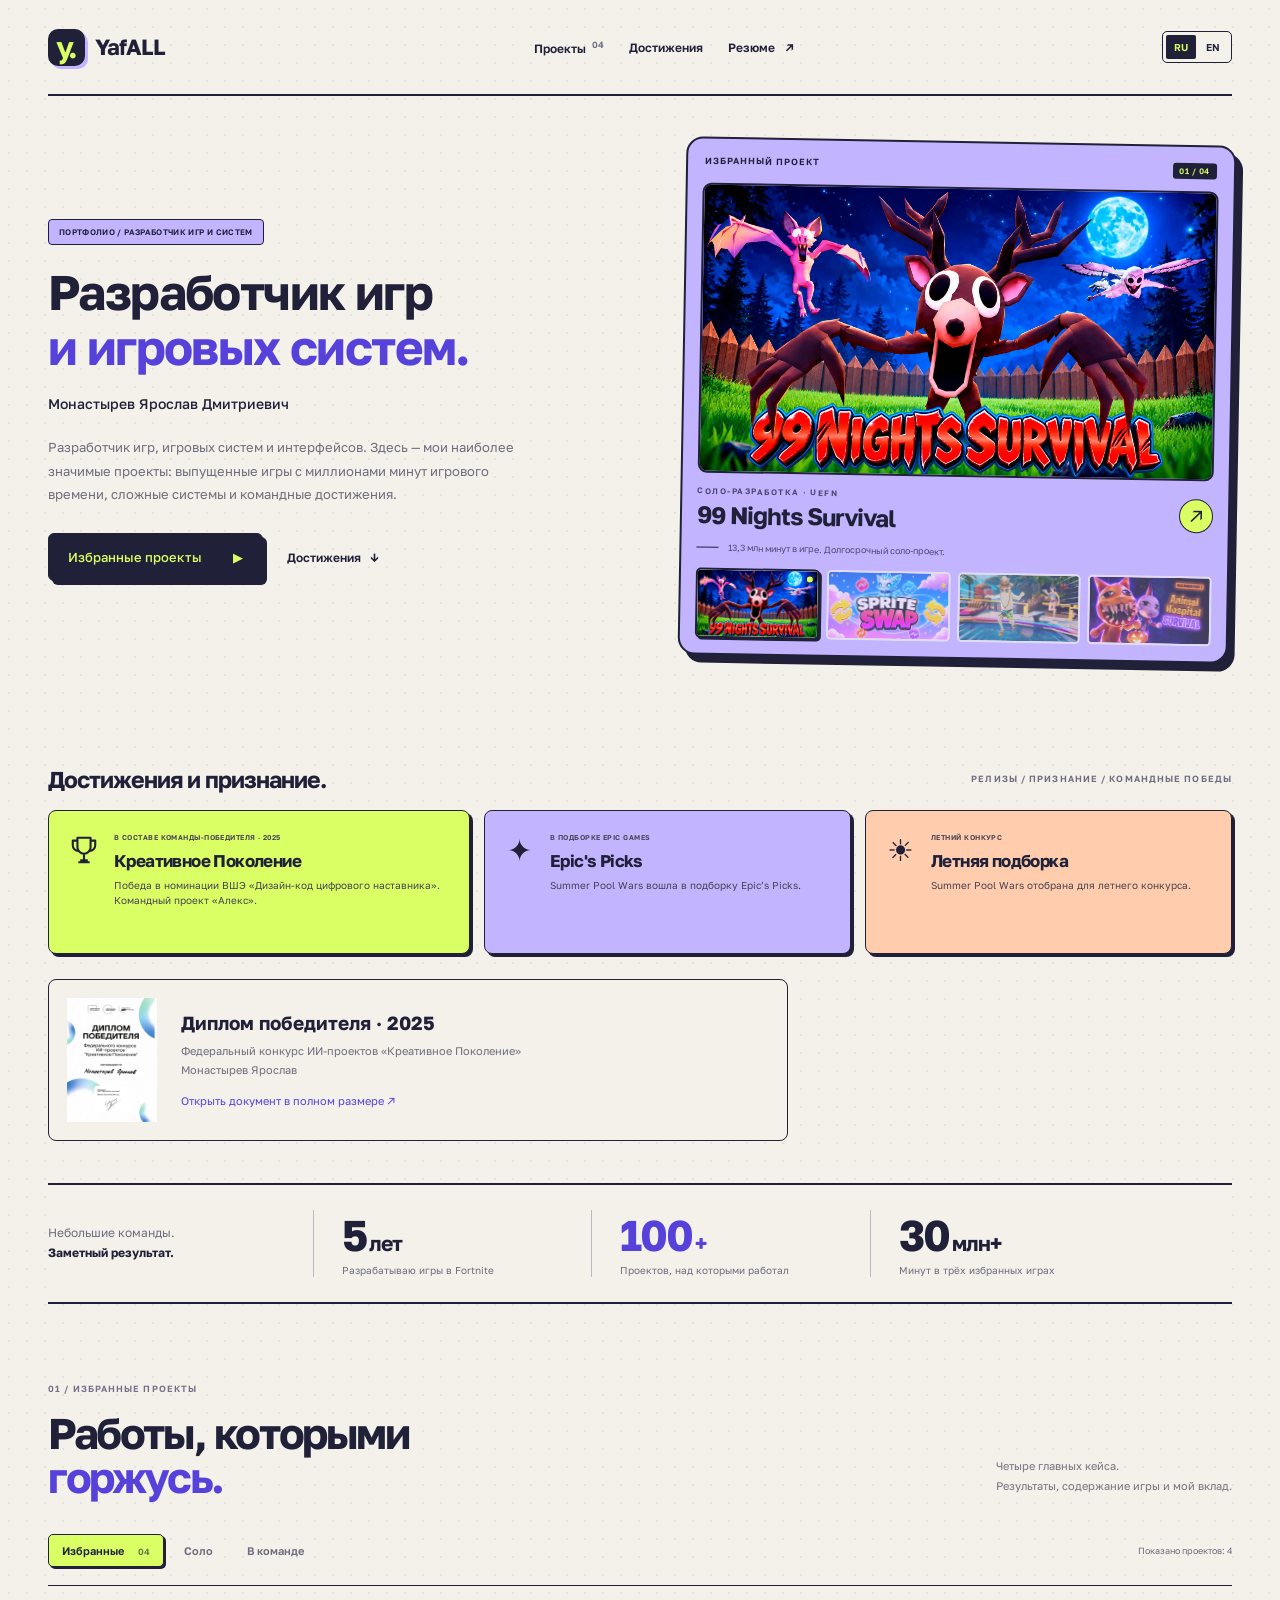
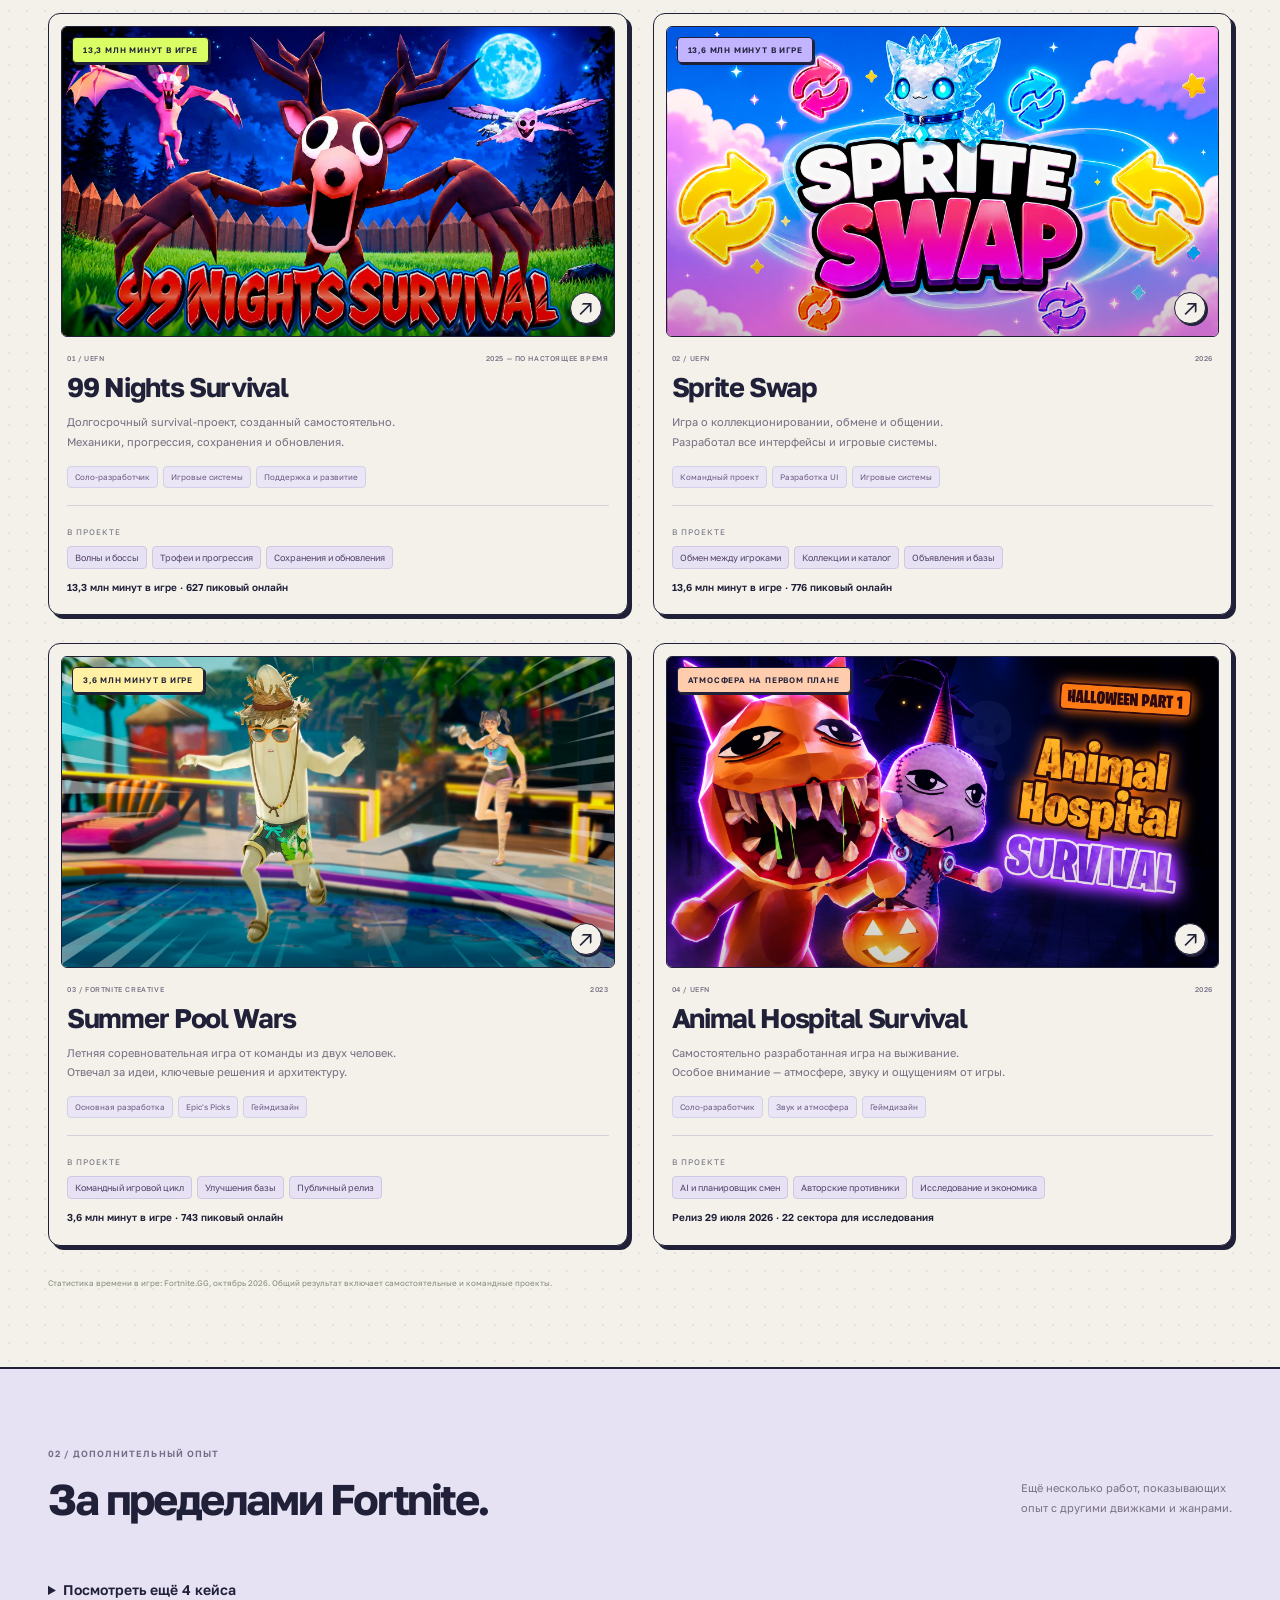
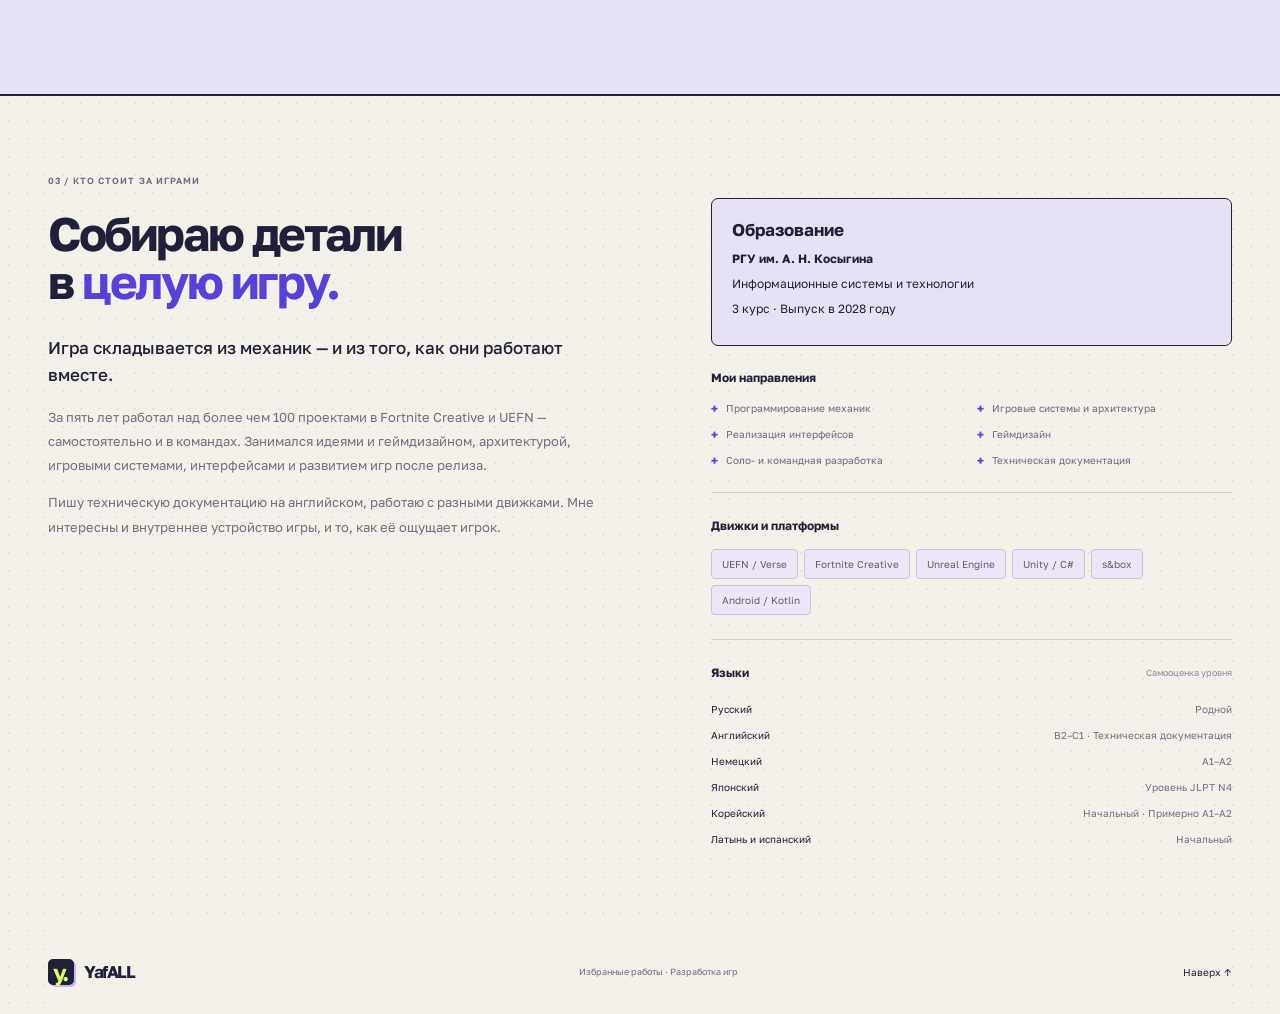
<file: index.html>
<!doctype html>
<html lang="ru">
<head>
  <meta charset="utf-8">
  <meta name="viewport" content="width=device-width, initial-scale=1">
  <meta name="theme-color" content="#f3f1e9">
  <meta name="description" content="YafALL — разработчик игр, игровых систем и интерфейсов. Выпущенные игры в Fortnite и проекты на Unity, Unreal Engine, s&box и Android.">
  <title>Монастырев Ярослав — избранные проекты</title>
  <link rel="icon" href="data:image/svg+xml,%3Csvg xmlns='http://www.w3.org/2000/svg' viewBox='0 0 64 64'%3E%3Crect width='64' height='64' rx='14' fill='%232d4de0'/%3E%3Cpath d='M17 17L32 35L47 17M32 35V49' fill='none' stroke='white' stroke-width='7'/%3E%3C/svg%3E">
  <link rel="preconnect" href="https://fonts.googleapis.com">
  <link rel="preconnect" href="https://fonts.gstatic.com" crossorigin>
  <link href="https://fonts.googleapis.com/css2?family=DM+Sans:wght@400;450;500;550;600;650;700&family=Space+Grotesk:wght@400;500;600;700&family=Golos+Text:wght@400;500;600;700;800&display=swap" rel="stylesheet">
  <link rel="stylesheet" href="styles.css">
  <link rel="stylesheet" href="play.css">
  <link rel="stylesheet" href="locale.css">
  <link rel="stylesheet" href="evidence.css">
  <script src="case-studies.js" defer></script>
  <script src="app.js" defer></script>
  <script src="resume-cases.js" defer></script>
</head>
<body>
  <a class="skip-link" href="#main">Перейти к содержимому</a>
  <header class="site-header wrap">
<a class="wordmark" href="#"><span class="brand-mark" aria-hidden="true">y.</span><span class="brand-name">YafALL</span></a>
    <nav aria-label="Основная навигация"><a href="#work">Проекты <span>04</span></a><a href="#achievements">Достижения</a><button class="nav-resume" id="resume-open">Резюме <span aria-hidden="true">↗</span></button></nav>
    <div class="header-actions"><div class="lang-switch" role="group" aria-label="Язык сайта"><a href="./" data-language-path="./" lang="ru" hreflang="ru" aria-label="Русский" aria-current="page">RU</a><a href="en/" data-language-path="en/" lang="en" hreflang="en" aria-label="English">EN</a></div></div>
  </header>

  <main id="main">
    <section class="hero wrap" aria-labelledby="hero-title">
      <div class="hero-copy">
        <p class="eyebrow">ПОРТФОЛИО / РАЗРАБОТЧИК ИГР И СИСТЕМ</p>
        <h1 id="hero-title">Разработчик игр<br><em>и игровых систем.</em></h1><p class="legal-name">Монастырев Ярослав Дмитриевич</p>
        <p class="hero-intro">Разработчик игр, игровых систем и интерфейсов. Здесь — мои наиболее значимые проекты: выпущенные игры с миллионами минут игрового времени, сложные системы и командные достижения.</p>
        <div class="hero-actions"><a class="button button-blue" href="#work">Избранные проекты <span aria-hidden="true">▶</span></a><a class="text-link" href="#achievements">Достижения <span aria-hidden="true">↓</span></a></div>
        <div class="hero-footnote"><span class="status-dot" aria-hidden="true"></span> Самостоятельно. В команде. До релиза.</div>
      </div>
      <div class="hero-visual" aria-label="Выбор игры из портфолио">
        <div class="visual-topline"><span>ИЗБРАННЫЙ ПРОЕКТ</span><span id="preview-index">01 / 04</span></div>
        <div class="hero-image"><img id="preview-image" src="assets/nights.jpg" alt="Арт игры 99 Nights Survival" fetchpriority="high"></div>
        <button class="hero-image-caption" id="preview-open" data-project="nights" aria-label="Открыть проект 99 Nights Survival"><div><span class="caption-label" id="preview-role">СОЛО-РАЗРАБОТКА · UEFN</span><strong id="preview-title">99 Nights Survival</strong></div><span class="circle-arrow" aria-hidden="true">↗</span></button>
        <div class="visual-note"><span class="note-rule"></span><span id="preview-note" aria-live="polite">13,3 млн минут в игре. Долгосрочный соло-проект.</span></div>
        <div class="preview-selector" role="group" aria-label="Выберите игру">
          <button class="preview-choice active" data-preview="nights" aria-label="Показать 99 Nights Survival" aria-pressed="true"><img src="assets/nights.jpg" alt=""></button>
          <button class="preview-choice" data-preview="sprite" aria-label="Показать Sprite Swap" aria-pressed="false"><img src="assets/sprite.jpg" alt=""></button>
          <button class="preview-choice" data-preview="summer" aria-label="Показать Summer Pool Wars" aria-pressed="false"><img src="assets/summer.jpg" alt=""></button>
          <button class="preview-choice" data-preview="hospital" aria-label="Показать Animal Hospital Survival" aria-pressed="false"><img src="assets/hospital.jpg" alt=""></button>
        </div>
      </div>
    </section>

    <section class="recognition wrap" id="achievements" aria-labelledby="achievements-title">
      <div class="recognition-heading"><h2 id="achievements-title">Достижения и признание.</h2><p class="eyebrow">РЕЛИЗЫ / ПРИЗНАНИЕ / КОМАНДНЫЕ ПОБЕДЫ</p></div>
      <div class="achievement-grid">
        <article class="achievement"><span class="achievement-icon" aria-hidden="true"><svg width="30" height="32" viewBox="0 0 32 34" fill="none" stroke="currentColor" stroke-width="2.2" stroke-linejoin="round"><path d="M9 4h14v10a7 7 0 0 1-14 0zM9 7H4v5a6 6 0 0 0 6 6M23 7h5v5a6 6 0 0 1-6 6M16 21v7M10 30h12M12 28h8"/></svg></span><div><p class="achievement-label">В СОСТАВЕ КОМАНДЫ-ПОБЕДИТЕЛЯ · 2025</p><h3>Креативное Поколение</h3><p>Победа в номинации ВШЭ «Дизайн-код цифрового наставника». Командный проект «Алекс».</p></div></article>
        <article class="achievement"><span class="achievement-icon" aria-hidden="true">✦</span><div><p class="achievement-label">В ПОДБОРКЕ EPIC GAMES</p><h3>Epic's Picks</h3><p>Summer Pool Wars вошла в подборку Epic’s Picks.</p></div></article>
        <article class="achievement"><span class="achievement-icon" aria-hidden="true">☀</span><div><p class="achievement-label">ЛЕТНИЙ КОНКУРС</p><h3>Летняя подборка</h3><p>Summer Pool Wars отобрана для летнего конкурса.</p></div></article>
      </div>
<a class="diploma-preview" href="media/creative-generation-diploma.jpg" target="_blank" rel="noopener"><img src="media/creative-generation-diploma.jpg" alt="Диплом Монастырева Ярослава" loading="lazy"><div><h3>Диплом победителя · 2025</h3><p>Федеральный конкурс ИИ-проектов «Креативное Поколение»<br>Монастырев Ярослав</p><span>Открыть документ в полном размере ↗</span></div></a>
    </section>

    <section class="stats wrap" aria-label="Опыт и охват проектов">
      <div class="stats-intro">Небольшие команды.<br><strong>Заметный результат.</strong></div>
      <div class="stat"><strong>5<span>лет</span></strong><span>Разрабатываю игры в Fortnite</span></div>
      <div class="stat"><strong>100<span>+</span></strong><span>Проектов, над которыми работал</span></div>
      <div class="stat"><strong>30<span>млн+</span></strong><span>Минут в трёх избранных играх</span></div>
    </section>

    <section class="work-section wrap section-space" id="work" aria-labelledby="work-title"><div class="section-heading"><div><p class="eyebrow">01 / ИЗБРАННЫЕ ПРОЕКТЫ</p><h2 id="work-title">Работы, которыми<br><em>горжусь.</em></h2></div><p class="section-description">Четыре главных кейса.<br>Результаты, содержание игры и мой вклад.</p></div>
      <div class="work-toolbar"><div class="filters" role="group" aria-label="Фильтр проектов"><button class="filter active" data-filter="all" aria-pressed="true">Избранные <span>04</span></button><button class="filter" data-filter="solo" aria-pressed="false">Соло</button><button class="filter" data-filter="team" aria-pressed="false">В команде</button></div><span class="work-count" aria-live="polite">Показано проектов: 4</span></div>
      <div class="project-grid">
        <article class="project" data-kind="solo"><button class="project-open" data-project="nights" aria-label="Открыть проект 99 Nights Survival"><div class="project-image"><img src="assets/nights.jpg" alt="Арт игры 99 Nights Survival" loading="lazy"><span class="image-pill">13,3 МЛН МИНУТ В ИГРЕ</span><span class="project-arrow" aria-hidden="true">↗</span></div><div class="project-top"><span>01 / UEFN</span><span>2025 — ПО НАСТОЯЩЕЕ ВРЕМЯ</span></div><h3>99 Nights Survival</h3><p>Долгосрочный survival-проект, созданный самостоятельно.<br>Механики, прогрессия, сохранения и обновления.</p><div class="project-tags"><span>Соло-разработчик</span><span>Игровые системы</span><span>Поддержка и развитие</span></div></button></article>
        <article class="project" data-kind="team"><button class="project-open" data-project="sprite" aria-label="Открыть проект Sprite Swap"><div class="project-image"><img src="assets/sprite.jpg" alt="Арт Sprite Swap с коллекционными спрайтами Fortnite" loading="lazy"><span class="image-pill">13,6 МЛН МИНУТ В ИГРЕ</span><span class="project-arrow" aria-hidden="true">↗</span></div><div class="project-top"><span>02 / UEFN</span><span>2026</span></div><h3>Sprite Swap</h3><p>Игра о коллекционировании, обмене и общении.<br>Разработал все интерфейсы и игровые системы.</p><div class="project-tags"><span>Командный проект</span><span>Разработка UI</span><span>Игровые системы</span></div></button></article>
        <article class="project" data-kind="team"><button class="project-open" data-project="summer" aria-label="Открыть проект Summer Pool Wars"><div class="project-image"><img src="assets/summer.jpg" alt="Summer Pool Wars: бассейны и водная горка" loading="lazy"><span class="image-pill">3,6 МЛН МИНУТ В ИГРЕ</span><span class="project-arrow" aria-hidden="true">↗</span></div><div class="project-top"><span>03 / FORTNITE CREATIVE</span><span>2023</span></div><h3>Summer Pool Wars</h3><p>Летняя соревновательная игра от команды из двух человек.<br>Отвечал за идеи, ключевые решения и архитектуру.</p><div class="project-tags"><span>Основная разработка</span><span>Epic's Picks</span><span>Геймдизайн</span></div></button></article>
        <article class="project" data-kind="solo"><button class="project-open" data-project="hospital" aria-label="Открыть проект Animal Hospital Survival"><div class="project-image"><img src="assets/hospital.jpg" alt="Арт игры Animal Hospital Survival" loading="lazy"><span class="image-pill light-pill">АТМОСФЕРА НА ПЕРВОМ ПЛАНЕ</span><span class="project-arrow" aria-hidden="true">↗</span></div><div class="project-top"><span>04 / UEFN</span><span>2026</span></div><h3>Animal Hospital Survival</h3><p>Самостоятельно разработанная игра на выживание.<br>Особое внимание — атмосфере, звуку и ощущениям от игры.</p><div class="project-tags"><span>Соло-разработчик</span><span>Звук и атмосфера</span><span>Геймдизайн</span></div></button></article>
      </div>
      <p class="source-note">Статистика времени в игре: Fortnite.GG, октябрь 2026. Общий результат включает самостоятельные и командные проекты.</p>
    </section>

    <section class="more-work section-space" id="other-work" aria-labelledby="other-title"><div class="wrap"><div class="section-heading"><div><p class="eyebrow">02 / ДОПОЛНИТЕЛЬНЫЙ ОПЫТ</p><h2 id="other-title">За пределами Fortnite.</h2></div><p class="section-description">Ещё несколько работ, показывающих<br>опыт с другими движками и жанрами.</p></div><details class="more-cases"><summary>Посмотреть ещё 4 кейса</summary><div class="other-projects">
        <details class="other-project"><summary><span class="other-index">01</span><div><h3>Copycats</h3><p>s&box · Геймджем · Две недели</p></div><span class="other-role">Разработчик PvP-систем</span><span class="expand-icon" aria-hidden="true">+</span></summary><div class="other-body"><p>Разрабатывал PvP-системы в команде на двухнедельном геймджеме s&box. Задача — реализовать многопользовательские механики в сжатые сроки.</p><a class="text-link" href="https://x.com/AxonGameStudio/status/1940529476745810045" target="_blank" rel="noopener noreferrer">Дневник разработки ↗</a></div></details>
        <details class="other-project"><summary><span class="other-index">02</span><div><h3>Finny</h3><p>Android · Kotlin · Jetpack Compose</p></div><span class="other-role">Фронтенд-разработчик и геймдизайнер</span><span class="expand-icon" aria-hidden="true">+</span></summary><div class="other-body"><p>Приложение для финансовой грамотности: дети учатся планировать бюджет и копить, заботясь о виртуальном питомце. Мой вклад — фронтенд и геймдизайн, экраны, интерфейсы мини-игр, звук и обратная связь интерфейса.</p></div></details>
        <details class="other-project"><summary><span class="other-index">03</span><div><h3>Euklida</h3><p>Unity · C# · FMOD</p></div><span class="other-role">Разработчик</span><span class="expand-icon" aria-hidden="true">+</span></summary><div class="other-body"><p>Трёхмерная музыкальная песочница: звуковые блоки, соединения с эффектами и эксперименты с евклидовыми ритмами. Совместный университетский проект.</p></div></details>
        <details class="other-project"><summary><span class="other-index">04</span><div><h3>Nightmare Pickup Point</h3><p>Unreal Engine</p></div><span class="other-role">Разработка игры</span><span class="expand-icon" aria-hidden="true">+</span></summary><div class="other-body"><p>Ещё один проект на Unreal Engine в моём портфолио. Подробнее — по запросу.</p></div></details>
      </div>
    </details></div></section>

    <section class="about wrap section-space" id="about" aria-labelledby="about-title">
      <div class="about-story"><p class="eyebrow">03 / КТО СТОИТ ЗА ИГРАМИ</p><h2 id="about-title">Собираю детали<br>в <em>целую игру.</em></h2><p class="about-lead">Игра складывается из механик — и из того, как они работают вместе.</p><p>За пять лет работал над более чем 100 проектами в Fortnite Creative и UEFN — самостоятельно и в командах. Занимался идеями и геймдизайном, архитектурой, игровыми системами, интерфейсами и развитием игр после релиза.</p><p>Пишу техническую документацию на английском, работаю с разными движками. Мне интересны и внутреннее устройство игры, и то, как её ощущает игрок.</p></div>
      <div class="about-details"><div class="education"><h3>Образование</h3><p><strong>РГУ им. А. Н. Косыгина</strong></p><p>Информационные системы и технологии</p><p>3 курс · Выпуск в 2028 году</p></div><div class="detail-block"><h3>Мои направления</h3><div class="skill-list"><span>Программирование механик</span><span>Игровые системы и архитектура</span><span>Реализация интерфейсов</span><span>Геймдизайн</span><span>Соло- и командная разработка</span><span>Техническая документация</span></div></div><div class="detail-block"><h3>Движки и платформы</h3><div class="tool-list"><span>UEFN / Verse</span><span>Fortnite Creative</span><span>Unreal Engine</span><span>Unity / C#</span><span>s&box</span><span>Android / Kotlin</span></div></div><div class="detail-block"><h3>Языки <span class="detail-note">Самооценка уровня</span></h3><dl class="languages"><div><dt>Русский</dt><dd>Родной</dd></div><div><dt>Английский</dt><dd>B2–C1 · Техническая документация</dd></div><div><dt>Немецкий</dt><dd>A1–A2</dd></div><div><dt>Японский</dt><dd>Уровень JLPT N4</dd></div><div><dt>Корейский</dt><dd>Начальный · Примерно A1–A2</dd></div><div><dt>Латынь и испанский</dt><dd>Начальный</dd></div></dl></div></div>
    </section>

    
  </main>

  <footer class="wrap site-footer"><a class="wordmark" href="#"><span class="brand-mark" aria-hidden="true">y.</span>YafALL</a><span>Избранные работы · Разработка игр</span><a class="text-link" href="#">Наверх ↑</a></footer>

  <dialog id="project-dialog" aria-labelledby="dialog-title"><button class="dialog-close" aria-label="Закрыть проект">×</button><div id="dialog-content"></div></dialog>
  <dialog id="resume-dialog" aria-labelledby="resume-title"><button class="dialog-close" aria-label="Закрыть резюме">×</button><div class="resume-content"><p class="eyebrow">КОРОТКО ОБО МНЕ</p><h2 id="resume-title">Монастырев Ярослав Дмитриевич</h2><p class="resume-role">Разработчик игр и игровых систем</p><p>Пять лет опыта в Fortnite Creative и UEFN. Работал над 100+ проектами. Избранные самостоятельные и командные релизы набрали более 30 млн минут игрового времени.</p><h3>Избранные проекты</h3><ul><li><strong>99 Nights Survival</strong> — соло-разработка, игровые механики, прогрессия, сохранения и обновления.</li><li><strong>Sprite Swap</strong> — все интерфейсы и игровые системы в составе команды.</li><li><strong>Summer Pool Wars</strong> — идеи, ключевые решения, архитектура и основная разработка в команде из двух человек.</li><li><strong>Animal Hospital Survival</strong> — соло-разработка, атмосфера, звук и игровые механики.</li><li><strong>RepliCats</strong> — разработка PvP-систем на двухнедельном геймджеме s&box.</li><li><strong>Finny</strong> — фронтенд Android-приложения и геймдизайн.</li><li><strong>Euklida</strong> — разработка музыкальной песочницы на Unity.</li><li><strong>Пункт выдачи кошмаров</strong> — все игровые механики и часть визуальной работы.</li></ul><h3>Достижения</h3><p>В составе команды-победителя «Креативного Поколения» 2025 — номинация ВШЭ «Дизайн-код цифрового наставника», проект «Алекс». Summer Pool Wars: подборка Epic’s Picks и отбор на летний конкурс.</p><div class="education"><h3>Образование</h3><p><strong>РГУ им. А. Н. Косыгина</strong></p><p>Информационные системы и технологии</p><p>3 курс · Выпуск в 2028 году</p></div><h3>Языки</h3><p>Русский — родной. Английский — B2–C1, в том числе техническая документация. Немецкий — A1–A2. Японский — уровень JLPT N4. Корейский — начальный, примерно A1–A2. Латынь и испанский — начальный уровень.</p></div></dialog>
</body>
</html>
</file>
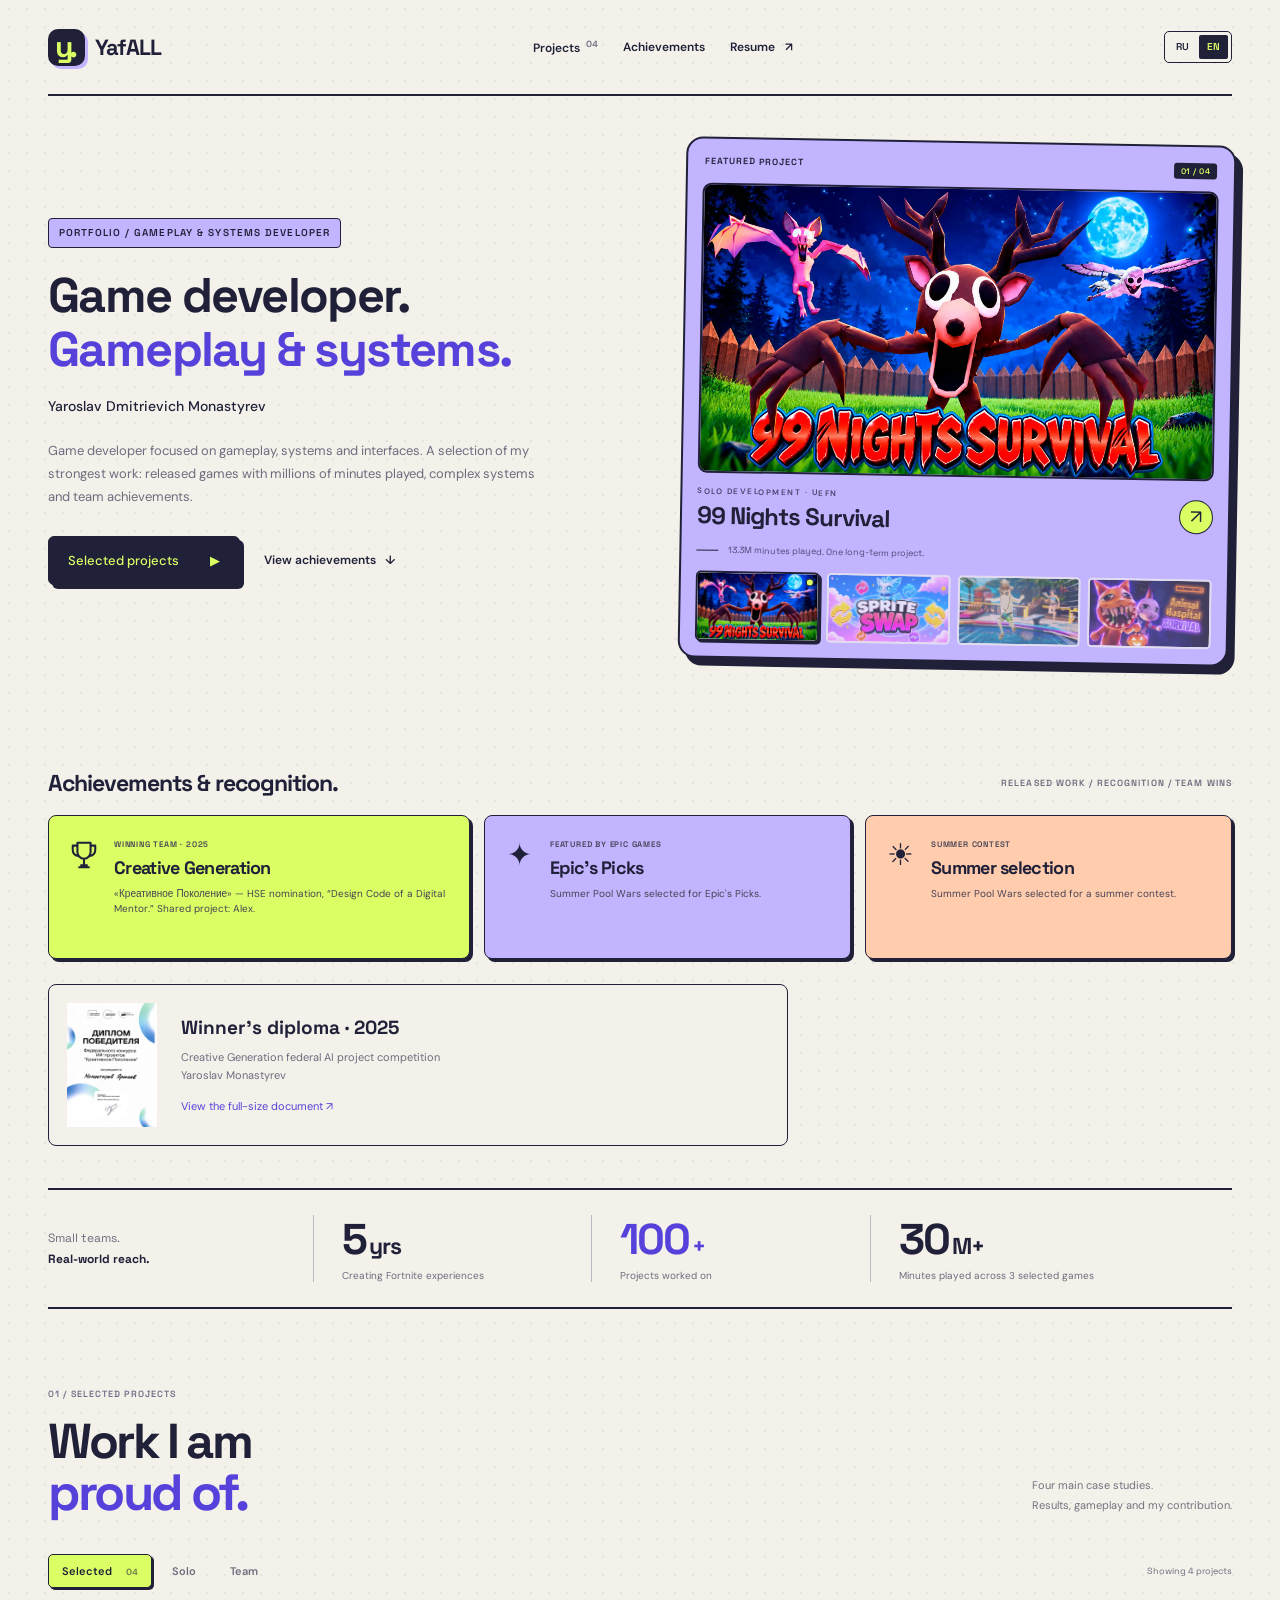
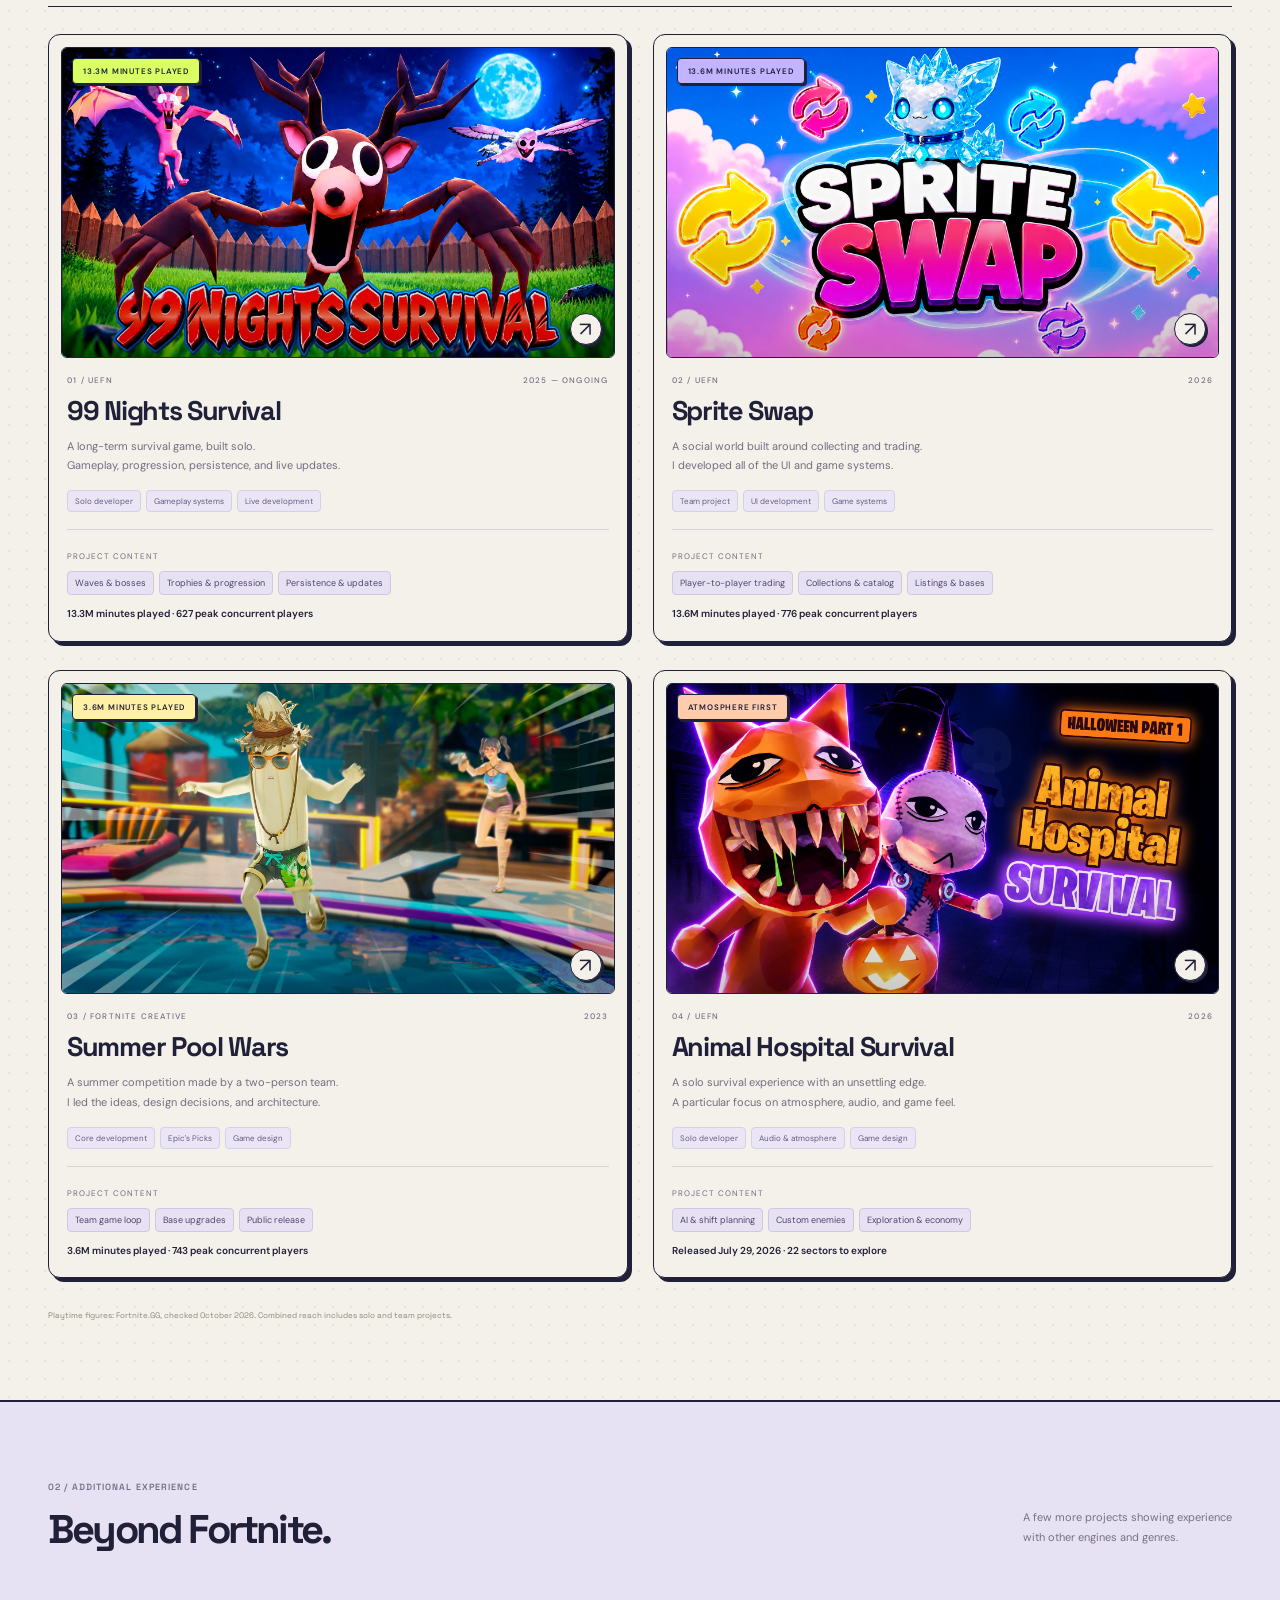
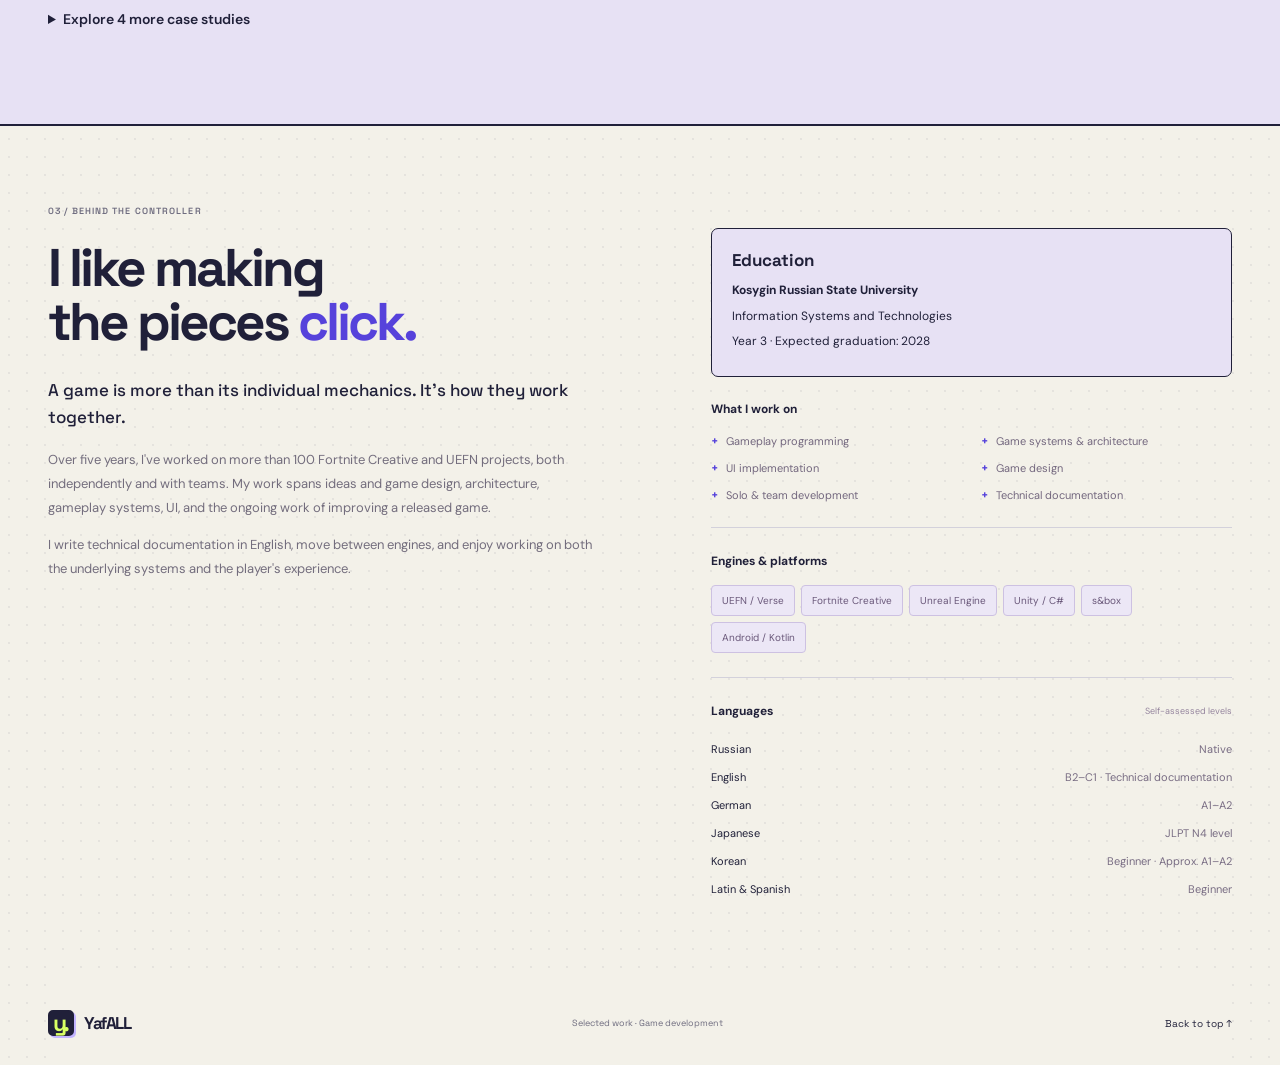
<file: en/index.html>
<!doctype html>
<html lang="en">
<head>
  <meta charset="utf-8">
  <meta name="viewport" content="width=device-width, initial-scale=1">
  <meta name="theme-color" content="#f3f1e9">
  <meta name="description" content="YafALL — game developer focused on gameplay, UI, and systems. Explore released Fortnite games and projects in Unity, Unreal Engine, s&box, and Android.">
  <title>Yaroslav Monastyrev — Selected work</title>
  <link rel="icon" href="data:image/svg+xml,%3Csvg xmlns='http://www.w3.org/2000/svg' viewBox='0 0 64 64'%3E%3Crect width='64' height='64' rx='14' fill='%232d4de0'/%3E%3Cpath d='M17 17L32 35L47 17M32 35V49' fill='none' stroke='white' stroke-width='7'/%3E%3C/svg%3E">
  <link rel="preconnect" href="https://fonts.googleapis.com">
  <link rel="preconnect" href="https://fonts.gstatic.com" crossorigin>
  <link href="https://fonts.googleapis.com/css2?family=DM+Sans:wght@400;450;500;550;600;650;700&family=Space+Grotesk:wght@400;500;600;700&family=Golos+Text:wght@400;500;600;700;800&display=swap" rel="stylesheet">
  <link rel="stylesheet" href="../styles.css">
  <link rel="stylesheet" href="../play.css">
  <link rel="stylesheet" href="../locale.css">
  <link rel="stylesheet" href="../evidence.css">
  <script src="../case-studies.js" defer></script>
  <script src="../app.js" defer></script>
  <script src="../resume-cases.js" defer></script>
</head>
<body>
  <a class="skip-link" href="#main">Skip to content</a>
  <header class="site-header wrap">
<a class="wordmark" href="#"><span class="brand-mark" aria-hidden="true">y.</span><span class="brand-name">YafALL</span></a>
    <nav aria-label="Main navigation"><a href="#work">Projects <span>04</span></a><a href="#achievements">Achievements</a><button class="nav-resume" id="resume-open">Resume <span aria-hidden="true">↗</span></button></nav>
    <div class="header-actions"><div class="lang-switch" role="group" aria-label="Website language"><a href="../" data-language-path="../" lang="ru" hreflang="ru" aria-label="Русский">RU</a><a href="./" data-language-path="./" lang="en" hreflang="en" aria-label="English" aria-current="page">EN</a></div></div>
  </header>

  <main id="main">
    <section class="hero wrap" aria-labelledby="hero-title">
      <div class="hero-copy">
        <p class="eyebrow">PORTFOLIO / GAMEPLAY & SYSTEMS DEVELOPER</p>
        <h1 id="hero-title">Game developer.<br><em>Gameplay & systems.</em></h1><p class="legal-name">Yaroslav Dmitrievich Monastyrev</p>
        <p class="hero-intro">Game developer focused on gameplay, systems and interfaces. A selection of my strongest work: released games with millions of minutes played, complex systems and team achievements.</p>
        <div class="hero-actions"><a class="button button-blue" href="#work">Selected projects <span aria-hidden="true">▶</span></a><a class="text-link" href="#achievements">View achievements <span aria-hidden="true">↓</span></a></div>
        <div class="hero-footnote"><span class="status-dot" aria-hidden="true"></span> Solo builds. Team projects. Released games.</div>
      </div>
      <div class="hero-visual" aria-label="Featured game selector">
        <div class="visual-topline"><span>FEATURED PROJECT</span><span id="preview-index">01 / 04</span></div>
        <div class="hero-image"><img id="preview-image" src="../assets/nights.jpg" alt="99 Nights Survival game artwork" fetchpriority="high"></div>
        <button class="hero-image-caption" id="preview-open" data-project="nights" aria-label="Open featured 99 Nights Survival case study"><div><span class="caption-label" id="preview-role">SOLO DEVELOPMENT · UEFN</span><strong id="preview-title">99 Nights Survival</strong></div><span class="circle-arrow" aria-hidden="true">↗</span></button>
        <div class="visual-note"><span class="note-rule"></span><span id="preview-note" aria-live="polite">13.3M minutes played. One long-term project.</span></div>
        <div class="preview-selector" role="group" aria-label="Choose a featured game">
          <button class="preview-choice active" data-preview="nights" aria-label="Preview 99 Nights Survival" aria-pressed="true"><img src="../assets/nights.jpg" alt=""></button>
          <button class="preview-choice" data-preview="sprite" aria-label="Preview Sprite Swap" aria-pressed="false"><img src="../assets/sprite.jpg" alt=""></button>
          <button class="preview-choice" data-preview="summer" aria-label="Preview Summer Pool Wars" aria-pressed="false"><img src="../assets/summer.jpg" alt=""></button>
          <button class="preview-choice" data-preview="hospital" aria-label="Preview Animal Hospital Survival" aria-pressed="false"><img src="../assets/hospital.jpg" alt=""></button>
        </div>
      </div>
    </section>

    <section class="recognition wrap" id="achievements" aria-labelledby="achievements-title">
      <div class="recognition-heading"><h2 id="achievements-title">Achievements & recognition.</h2><p class="eyebrow">RELEASED WORK / RECOGNITION / TEAM WINS</p></div>
      <div class="achievement-grid">
        <article class="achievement"><span class="achievement-icon" aria-hidden="true"><svg width="30" height="32" viewBox="0 0 32 34" fill="none" stroke="currentColor" stroke-width="2.2" stroke-linejoin="round"><path d="M9 4h14v10a7 7 0 0 1-14 0zM9 7H4v5a6 6 0 0 0 6 6M23 7h5v5a6 6 0 0 1-6 6M16 21v7M10 30h12M12 28h8"/></svg></span><div><p class="achievement-label">WINNING TEAM · 2025</p><h3>Creative Generation</h3><p>«Креативное Поколение» — HSE nomination, “Design Code of a Digital Mentor.” Shared project: Alex.</p></div></article>
        <article class="achievement"><span class="achievement-icon" aria-hidden="true">✦</span><div><p class="achievement-label">FEATURED BY EPIC GAMES</p><h3>Epic's Picks</h3><p>Summer Pool Wars selected for Epic's Picks.</p></div></article>
        <article class="achievement"><span class="achievement-icon" aria-hidden="true">☀</span><div><p class="achievement-label">SUMMER CONTEST</p><h3>Summer selection</h3><p>Summer Pool Wars selected for a summer contest.</p></div></article>
      </div>
<a class="diploma-preview" href="../media/creative-generation-diploma.jpg" target="_blank" rel="noopener"><img src="../media/creative-generation-diploma.jpg" alt="Yaroslav Monastyrev’s diploma" loading="lazy"><div><h3>Winner’s diploma · 2025</h3><p>Creative Generation federal AI project competition<br>Yaroslav Monastyrev</p><span>View the full-size document ↗</span></div></a>
    </section>

    <section class="stats wrap" aria-label="Experience and project reach">
      <div class="stats-intro">Small teams.<br><strong>Real-world reach.</strong></div>
      <div class="stat"><strong>5<span>yrs</span></strong><span>Creating Fortnite experiences</span></div>
      <div class="stat"><strong>100<span>+</span></strong><span>Projects worked on</span></div>
      <div class="stat"><strong>30<span>M+</span></strong><span>Minutes played across 3 selected games</span></div>
    </section>

    <section class="work-section wrap section-space" id="work" aria-labelledby="work-title"><div class="section-heading"><div><p class="eyebrow">01 / SELECTED PROJECTS</p><h2 id="work-title">Work I am<br><em>proud of.</em></h2></div><p class="section-description">Four main case studies.<br>Results, gameplay and my contribution.</p></div>
      <div class="work-toolbar"><div class="filters" role="group" aria-label="Filter projects"><button class="filter active" data-filter="all" aria-pressed="true">Selected <span>04</span></button><button class="filter" data-filter="solo" aria-pressed="false">Solo</button><button class="filter" data-filter="team" aria-pressed="false">Team</button></div><span class="work-count" aria-live="polite">Showing 4 projects</span></div>
      <div class="project-grid">
        <article class="project" data-kind="solo"><button class="project-open" data-project="nights" aria-label="View 99 Nights Survival case study"><div class="project-image"><img src="../assets/nights.jpg" alt="99 Nights Survival game artwork" loading="lazy"><span class="image-pill">13.3M MINUTES PLAYED</span><span class="project-arrow" aria-hidden="true">↗</span></div><div class="project-top"><span>01 / UEFN</span><span>2025 — ONGOING</span></div><h3>99 Nights Survival</h3><p>A long-term survival game, built solo.<br>Gameplay, progression, persistence, and live updates.</p><div class="project-tags"><span>Solo developer</span><span>Gameplay systems</span><span>Live development</span></div></button></article>
        <article class="project" data-kind="team"><button class="project-open" data-project="sprite" aria-label="View Sprite Swap case study"><div class="project-image"><img src="../assets/sprite.jpg" alt="Sprite Swap game artwork with collectible Fortnite sprites" loading="lazy"><span class="image-pill">13.6M MINUTES PLAYED</span><span class="project-arrow" aria-hidden="true">↗</span></div><div class="project-top"><span>02 / UEFN</span><span>2026</span></div><h3>Sprite Swap</h3><p>A social world built around collecting and trading.<br>I developed all of the UI and game systems.</p><div class="project-tags"><span>Team project</span><span>UI development</span><span>Game systems</span></div></button></article>
        <article class="project" data-kind="team"><button class="project-open" data-project="summer" aria-label="View Summer Pool Wars case study"><div class="project-image"><img src="../assets/summer.jpg" alt="Summer Pool Wars: colorful swimming pools and a waterslide" loading="lazy"><span class="image-pill">3.6M MINUTES PLAYED</span><span class="project-arrow" aria-hidden="true">↗</span></div><div class="project-top"><span>03 / FORTNITE CREATIVE</span><span>2023</span></div><h3>Summer Pool Wars</h3><p>A summer competition made by a two-person team.<br>I led the ideas, design decisions, and architecture.</p><div class="project-tags"><span>Core development</span><span>Epic's Picks</span><span>Game design</span></div></button></article>
        <article class="project" data-kind="solo"><button class="project-open" data-project="hospital" aria-label="View Animal Hospital Survival case study"><div class="project-image"><img src="../assets/hospital.jpg" alt="Animal Hospital Survival game artwork" loading="lazy"><span class="image-pill light-pill">ATMOSPHERE FIRST</span><span class="project-arrow" aria-hidden="true">↗</span></div><div class="project-top"><span>04 / UEFN</span><span>2026</span></div><h3>Animal Hospital Survival</h3><p>A solo survival experience with an unsettling edge.<br>A particular focus on atmosphere, audio, and game feel.</p><div class="project-tags"><span>Solo developer</span><span>Audio & atmosphere</span><span>Game design</span></div></button></article>
      </div>
      <p class="source-note">Playtime figures: Fortnite.GG, checked October 2026. Combined reach includes solo and team projects.</p>
    </section>

    <section class="more-work section-space" id="other-work" aria-labelledby="other-title"><div class="wrap"><div class="section-heading"><div><p class="eyebrow">02 / ADDITIONAL EXPERIENCE</p><h2 id="other-title">Beyond Fortnite.</h2></div><p class="section-description">A few more projects showing experience<br>with other engines and genres.</p></div><details class="more-cases"><summary>Explore 4 more case studies</summary><div class="other-projects">
        <details class="other-project"><summary><span class="other-index">01</span><div><h3>Copycats</h3><p>s&box · Game jam · Two weeks</p></div><span class="other-role">PvP systems developer</span><span class="expand-icon" aria-hidden="true">+</span></summary><div class="other-body"><p>Developed PvP systems as part of a team during a two-week s&box game jam. A focused project in building multiplayer gameplay within a short production window.</p><a class="text-link" href="https://x.com/AxonGameStudio/status/1940529476745810045" target="_blank" rel="noopener noreferrer">Read the development thread ↗</a></div></details>
        <details class="other-project"><summary><span class="other-index">02</span><div><h3>Finny</h3><p>Android · Kotlin · Jetpack Compose</p></div><span class="other-role">Frontend developer & game designer</span><span class="expand-icon" aria-hidden="true">+</span></summary><div class="other-body"><p>A financial education app where children learn budgeting and saving by caring for a virtual pet. My work covered frontend development and game design, including screens, minigame interfaces, sound, and interface feedback.</p></div></details>
        <details class="other-project"><summary><span class="other-index">03</span><div><h3>Euklida</h3><p>Unity · C# · FMOD</p></div><span class="other-role">Developer</span><span class="expand-icon" aria-hidden="true">+</span></summary><div class="other-body"><p>A 3D music sandbox for arranging sound blocks, connecting effects, and experimenting with Euclidean rhythms. Developed as a shared university project.</p></div></details>
        <details class="other-project"><summary><span class="other-index">04</span><div><h3>Nightmare Pickup Point</h3><p>Unreal Engine</p></div><span class="other-role">Game development</span><span class="expand-icon" aria-hidden="true">+</span></summary><div class="other-body"><p>An additional Unreal Engine project in my development portfolio. More details available on request.</p></div></details>
      </div>
    </details></div></section>

    <section class="about wrap section-space" id="about" aria-labelledby="about-title">
      <div class="about-story"><p class="eyebrow">03 / BEHIND THE CONTROLLER</p><h2 id="about-title">I like making<br>the pieces <em>click.</em></h2><p class="about-lead">A game is more than its individual mechanics. It's how they work together.</p><p>Over five years, I've worked on more than 100 Fortnite Creative and UEFN projects, both independently and with teams. My work spans ideas and game design, architecture, gameplay systems, UI, and the ongoing work of improving a released game.</p><p>I write technical documentation in English, move between engines, and enjoy working on both the underlying systems and the player's experience.</p></div>
      <div class="about-details"><div class="education"><h3>Education</h3><p><strong>Kosygin Russian State University</strong></p><p>Information Systems and Technologies</p><p>Year 3 · Expected graduation: 2028</p></div><div class="detail-block"><h3>What I work on</h3><div class="skill-list"><span>Gameplay programming</span><span>Game systems & architecture</span><span>UI implementation</span><span>Game design</span><span>Solo & team development</span><span>Technical documentation</span></div></div><div class="detail-block"><h3>Engines & platforms</h3><div class="tool-list"><span>UEFN / Verse</span><span>Fortnite Creative</span><span>Unreal Engine</span><span>Unity / C#</span><span>s&box</span><span>Android / Kotlin</span></div></div><div class="detail-block"><h3>Languages <span class="detail-note">Self-assessed levels</span></h3><dl class="languages"><div><dt>Russian</dt><dd>Native</dd></div><div><dt>English</dt><dd>B2–C1 · Technical documentation</dd></div><div><dt>German</dt><dd>A1–A2</dd></div><div><dt>Japanese</dt><dd>JLPT N4 level</dd></div><div><dt>Korean</dt><dd>Beginner · Approx. A1–A2</dd></div><div><dt>Latin & Spanish</dt><dd>Beginner</dd></div></dl></div></div>
    </section>

    
  </main>

  <footer class="wrap site-footer"><a class="wordmark" href="#"><span class="brand-mark" aria-hidden="true">y.</span>YafALL</a><span>Selected work · Game development</span><a class="text-link" href="#">Back to top ↑</a></footer>

  <dialog id="project-dialog" aria-labelledby="dialog-title"><button class="dialog-close" aria-label="Close project">×</button><div id="dialog-content"></div></dialog>
  <dialog id="resume-dialog" aria-labelledby="resume-title"><button class="dialog-close" aria-label="Close resume">×</button><div class="resume-content"><p class="eyebrow">THE SHORT VERSION</p><h2 id="resume-title">Yaroslav Dmitrievich Monastyrev</h2><p class="resume-role">Gameplay & Systems Developer</p><p>Five years across Fortnite Creative and UEFN. 100+ projects worked on. Selected solo and team releases with 30M+ combined minutes played.</p><h3>Selected experience</h3><ul><li><strong>99 Nights Survival</strong> — solo developer; long-term gameplay, progression, persistence, and updates.</li><li><strong>Sprite Swap</strong> — all UI and game systems within a team.</li><li><strong>Summer Pool Wars</strong> — ideas, design decisions, architecture, and core development in a two-person team.</li><li><strong>Animal Hospital Survival</strong> — solo developer; atmosphere, audio, and gameplay.</li><li><strong>RepliCats</strong> — PvP systems development during a two-week s&box game jam.</li><li><strong>Finny</strong> — Android frontend development and game design.</li><li><strong>Euklida</strong> — development of a Unity music sandbox.</li><li><strong>Nightmare Pickup Point</strong> — all gameplay mechanics and part of the visuals.</li></ul><h3>Recognition</h3><p>Winning team, «Креативное Поколение» 2025 — HSE nomination “Design Code of a Digital Mentor,” project Alex. Summer Pool Wars: Epic’s Picks and summer contest selection.</p><div class="education"><h3>Education</h3><p><strong>Kosygin Russian State University</strong></p><p>Information Systems and Technologies</p><p>Year 3 · Expected graduation: 2028</p></div><h3>Languages</h3><p>Russian: native. English: B2–C1, including technical documentation. German: A1–A2. Japanese: JLPT N4 level. Korean: beginner, approximately A1–A2. Latin and Spanish: beginner.</p></div></dialog>
</body>
</html>
</file>
<file: styles.css>
:root{--paper:#f6f5f1;--ink:#202421;--muted:#72756f;--line:#dcded5;--blue:#2d4de0;--soft-blue:#edf0ff;--serif:Georgia,'Times New Roman',serif;--body:'DM Sans',Arial,sans-serif;--display:'Space Grotesk',Arial,sans-serif}*{box-sizing:border-box}html{scroll-behavior:smooth;scroll-padding-top:30px}body{margin:0;background:var(--paper);color:var(--ink);font-family:var(--body);font-size:16px;-webkit-font-smoothing:antialiased}button,a{-webkit-tap-highlight-color:transparent}a{color:inherit;text-decoration:none}button{font:inherit;color:inherit;cursor:pointer}button:focus-visible,a:focus-visible,summary:focus-visible{outline:3px solid var(--blue);outline-offset:5px}button{border:0}img{display:block;width:100%;height:100%;object-fit:cover}p,h1,h2,h3{margin-top:0}p{line-height:1.7}h1,h2,h3{font-family:var(--display);font-weight:500}em{font-family:var(--serif);font-weight:400;letter-spacing:-.055em}::selection{background:#dce3ff}.wrap{width:min(1240px,calc(100% - 104px));margin:0 auto}.site-header{height:112px;display:flex;align-items:center;justify-content:space-between;border-bottom:1px solid var(--line);gap:24px}.wordmark{font-family:var(--display);font-weight:700;font-size:23px;display:inline-flex;align-items:center;gap:10px;letter-spacing:-1.2px}.brand-mark{background:var(--blue);color:white;width:33px;height:33px;border-radius:7px;display:grid;place-items:center;font-size:30px;letter-spacing:-4px;padding-right:4px;line-height:1}.brand-description{font-family:var(--body);font-size:9px;letter-spacing:1.5px;font-weight:500;border-left:1px solid #c7cac1;padding-left:16px;margin-left:6px;max-width:94px;line-height:1.6}.site-header nav{display:flex;align-items:center;gap:31px;font-size:13px}.site-header nav a:hover,.nav-resume:hover,.text-link:hover{color:var(--blue)}.site-header nav a span{font-size:9px;color:var(--muted);vertical-align:super;margin-left:3px}.nav-resume{background:transparent;padding:0;font-size:13px}.nav-resume span{margin-left:7px}.header-contact{font-size:13px;border-bottom:1px solid var(--ink);padding-bottom:5px}.header-contact span{margin-left:18px}.hero{padding:83px 0 68px;display:grid;grid-template-columns:1.07fr 1fr;gap:58px;align-items:center}.eyebrow{font-size:10px;letter-spacing:1.7px;font-weight:600;line-height:1.6;margin-bottom:22px}.tiny-cross{font-size:17px;color:var(--blue);display:inline-block;margin-right:7px;vertical-align:-1px}.hero h1{font-size:clamp(52px,5.55vw,78px);line-height:1.04;letter-spacing:-4px;margin-bottom:25px;white-space:nowrap}.hero h1 em{color:var(--blue);font-size:1.04em}.hero-intro{font-size:15px;max-width:440px;line-height:1.8;color:#64685f;margin-bottom:27px}.hero-actions{display:flex;align-items:center;gap:27px}.button{display:inline-flex;align-items:center;justify-content:center;gap:31px;padding:16px 22px;font-size:13px;font-weight:500;border-radius:5px;transition:background .2s,transform .2s}.button:hover{transform:translateY(-2px)}.button-blue{background:var(--blue);color:#fff}.button-blue:hover{background:#1f3bc0}.text-link{display:inline-flex;align-items:center;font-size:13px;gap:9px}.hero-footnote{font-size:10px;color:var(--muted);margin-top:35px;display:flex;align-items:center;gap:7px}.status-dot{height:5px;width:5px;border-radius:50%;background:#6b8060}.hero-visual{display:block;margin-top:5px}.visual-topline{font-size:8px;letter-spacing:1.7px;display:flex;justify-content:space-between;padding-bottom:11px;color:#7a7e73}.hero-image{height:306px;position:relative;border-radius:7px;overflow:hidden;background:#292d25}.hero-image img{transition:transform .8s}.hero-visual:hover .hero-image img{transform:scale(1.035)}.hero-image:after{content:'';position:absolute;inset:0;background:linear-gradient(120deg,transparent 35%,#0004)}.image-stamp{position:absolute;right:17px;bottom:17px;z-index:1;color:white;font-size:9px;font-family:var(--display);font-weight:500;letter-spacing:2px;line-height:1.5;text-align:right}.hero-image-caption{display:flex;align-items:center;justify-content:space-between;margin-top:16px}.caption-label{font-size:8px;letter-spacing:1.5px;display:block;color:var(--muted);margin-bottom:5px}.hero-image-caption strong{font-family:var(--display);font-weight:500;font-size:21px;letter-spacing:-.7px}.circle-arrow{border:1px solid #c8cbc0;border-radius:50%;width:35px;height:35px;display:grid;place-items:center;font-size:19px}.visual-note{display:flex;align-items:center;gap:10px;font-size:9px;color:var(--muted);margin-top:22px}.note-rule{width:22px;height:1px;background:var(--blue)}.stats{border-top:1px solid var(--line);border-bottom:1px solid var(--line);padding:28px 0;display:grid;grid-template-columns:.95fr 1fr 1fr 1.3fr;align-items:center}.stats-intro{font-size:13px;color:var(--muted);line-height:1.7}.stats-intro strong{font-weight:500;color:var(--ink)}.stat{padding-left:28px;border-left:1px solid var(--line);min-height:67px}.stat>strong{display:block;color:var(--blue);font-family:var(--display);font-weight:500;font-size:42px;letter-spacing:-2px;line-height:1.15}.stat>strong span{font-size:25px;letter-spacing:-1px;margin-left:3px}.stat>span{font-size:10px;color:var(--muted);display:block;margin-top:5px}.section-space{padding-top:96px;padding-bottom:85px}.section-heading{display:flex;align-items:flex-end;justify-content:space-between;gap:30px;margin-bottom:35px}.section-heading .eyebrow{color:var(--muted);margin-bottom:15px}.section-heading h2{font-size:47px;line-height:1.08;letter-spacing:-2.3px;margin:0}.section-heading h2 em{font-size:1.04em}.section-description{font-size:12px;color:var(--muted);margin:0 0 3px;line-height:1.8}.work-toolbar{display:flex;align-items:center;justify-content:space-between;margin:0 0 27px;padding-bottom:17px;border-bottom:1px solid var(--line)}.filters{display:flex;gap:6px}.filter{font-size:11px;padding:9px 13px;border-radius:4px;background:transparent;color:var(--muted)}.filter.active{background:var(--ink);color:white}.filter:not(.active):hover{background:#e9eae2;color:var(--ink)}.filter span{font-size:9px;margin-left:11px;opacity:.6}.work-count{font-size:10px;color:var(--muted)}.project-grid{display:grid;grid-template-columns:1fr 1fr;gap:48px 30px}.project[hidden]{display:none}.project-open{display:block;background:none;padding:0;text-align:left;width:100%}.project-image{aspect-ratio:16/9;overflow:hidden;position:relative;border-radius:6px;background:#dedfd6}.project-image img{transition:transform .7s cubic-bezier(.2,.7,.2,1)}.project-open:hover .project-image img{transform:scale(1.045)}.project-image:after{content:'';position:absolute;inset:0;background:linear-gradient(0deg,#0003,transparent 50%);pointer-events:none}.image-pill{position:absolute;left:14px;top:14px;border-radius:4px;padding:7px 10px;background:var(--paper);color:var(--ink);font-size:8px;letter-spacing:.8px;font-weight:600;z-index:1}.light-pill{background:#ffffffde}.project-arrow{position:absolute;right:14px;bottom:14px;background:var(--paper);border-radius:50%;height:34px;width:34px;display:grid;place-items:center;font-size:20px;z-index:1;transition:background .2s,color .2s}.project-open:hover .project-arrow{background:var(--blue);color:white}.project-top{display:flex;justify-content:space-between;font-size:8px;letter-spacing:1.2px;color:var(--muted);margin-top:19px;margin-bottom:8px}.project h3{font-size:25px;letter-spacing:-1px;margin-bottom:9px}.project p{color:var(--muted);font-size:12px;line-height:1.8;margin-bottom:15px}.project-tags{display:flex;gap:6px;flex-wrap:wrap}.project-tags span{font-size:9px;border:1px solid var(--line);border-radius:3px;padding:5px 8px;color:#5e6359}.source-note{font-size:9px;color:#858a7c;margin:31px 0 0}.more-work{background:#eeefe8;border-top:1px solid #e5e7dc;border-bottom:1px solid #e5e7dc}.more-work .section-heading{margin-bottom:42px}.other-project{border-top:1px solid #d6d9cd}.other-project:last-child{border-bottom:1px solid #d6d9cd}.other-project summary{display:grid;grid-template-columns:50px 1fr 260px 25px;align-items:center;list-style:none;padding:27px 0;cursor:pointer;gap:15px}.other-project summary::-webkit-details-marker{display:none}.other-index{font-size:10px;color:#8a8f80;align-self:start;padding-top:7px}.other-project h3{font-size:23px;letter-spacing:-.8px;margin-bottom:5px}.other-project summary p{font-size:10px;color:var(--muted);margin:0}.other-role{font-size:11px;color:#656c5d}.expand-icon{font-size:23px;font-weight:400;justify-self:end;transition:transform .2s}.other-project[open] .expand-icon{transform:rotate(45deg);color:var(--blue)}.other-body{padding:0 55px 30px 65px;max-width:800px}.other-body p{font-size:13px;color:#666e5d}.other-body a{font-size:11px;color:var(--blue)}.about{display:grid;grid-template-columns:1.05fr 1fr;gap:115px}.about-story h2{font-size:53px;letter-spacing:-2.8px;line-height:1.08;margin-bottom:28px}.about-story .eyebrow{color:var(--muted)}.about-story p:not(.eyebrow):not(.small-note){font-size:13px;color:var(--muted);line-height:1.85}.about-story .about-lead{font-size:17px!important;color:var(--ink)!important;line-height:1.6!important}.about-story>.text-link{margin-top:14px;color:var(--blue)}.small-note{font-size:9px;color:#8a8f80;margin-top:9px}.detail-block{padding:0 0 24px;margin-bottom:25px;border-bottom:1px solid var(--line)}.detail-block:last-child{border-bottom:0;margin-bottom:0;padding-bottom:0}.detail-block h3{font-family:var(--body);font-weight:600;font-size:12px;margin-bottom:16px;display:flex;align-items:center;justify-content:space-between;gap:10px}.skill-list{display:grid;grid-template-columns:1fr 1fr;gap:11px 20px}.skill-list span{font-size:11px;color:#656c5d;display:flex;align-items:center;gap:8px}.skill-list span:before{content:'↗';color:#8d99c9;font-size:12px}.tool-list{display:flex;flex-wrap:wrap;gap:6px}.tool-list span{font-size:10px;border:1px solid #d9ddd0;border-radius:4px;padding:8px 10px;color:#626958}.detail-note{color:#95998e;font-size:9px;font-weight:400}.languages{margin:0}.languages>div{display:flex;justify-content:space-between;gap:15px;padding:7px 0;font-size:11px}.languages dd{margin:0;color:var(--muted);text-align:right}.contact{position:relative;overflow:hidden;background:var(--blue);color:white;padding:65px 0 70px}.contact-inner{position:relative;z-index:1;display:flex;justify-content:space-between;align-items:center;gap:30px}.contact .eyebrow{font-size:9px;color:#c1ccff;margin-bottom:18px}.contact h2{font-size:66px;line-height:1.01;letter-spacing:-3.5px;margin-bottom:18px}.contact h2 em{letter-spacing:-3px}.contact p:last-child{font-size:12px;color:#ccd4ff;margin:0}.button-light{background:var(--paper);color:var(--blue);min-width:210px}.button-light:hover{background:white}.contact-watermark{position:absolute;font-family:var(--display);font-weight:600;font-size:530px;letter-spacing:-45px;color:#ffffff07;line-height:.8;right:20%;bottom:-60px;pointer-events:none}.site-footer{display:flex;justify-content:space-between;align-items:center;padding-top:29px;padding-bottom:29px;gap:20px}.site-footer>.wordmark{font-size:17px}.site-footer .brand-mark{width:26px;height:26px;font-size:23px;border-radius:5px}.site-footer>span{font-size:10px;color:var(--muted)}.site-footer>.text-link{font-size:10px}.skip-link{position:fixed;z-index:100;top:-60px;left:15px;padding:10px 15px;background:var(--blue);color:white}.skip-link:focus{top:15px}dialog{border:0;border-radius:10px;background:var(--paper);color:var(--ink);padding:0;width:min(820px,calc(100% - 36px));max-height:88svh;box-shadow:0 25px 100px #0004;overflow:auto}dialog::backdrop{background:#171d16b0;backdrop-filter:blur(5px)}body:has(dialog[open]){overflow:hidden}.dialog-close{position:sticky;top:15px;float:right;margin:15px 15px -55px 0;z-index:3;width:36px;height:36px;display:grid;place-items:center;font-size:25px;background:var(--paper);border:1px solid var(--line);border-radius:50%;line-height:1}.dialog-image{width:100%;aspect-ratio:16/9;object-fit:cover}.dialog-body{padding:34px 40px 40px}.dialog-body h2{font-size:38px;letter-spacing:-1.7px;line-height:1.1;margin-bottom:14px}.dialog-body .eyebrow{color:var(--blue);margin-bottom:12px}.dialog-description{font-size:14px;color:var(--muted)}.dialog-stats{display:flex;gap:32px;border-top:1px solid var(--line);border-bottom:1px solid var(--line);padding:20px 0;margin:24px 0}.dialog-stats strong{display:block;font-family:var(--display);font-weight:500;font-size:28px;color:var(--blue);letter-spacing:-1px}.dialog-stats span{font-size:10px;color:var(--muted)}.dialog-body h3{font-family:var(--body);font-size:13px;font-weight:600;margin:25px 0 12px}.contribution-list{padding-left:17px;font-size:13px;color:#646b5b;line-height:1.9;margin:0 0 25px}.dialog-actions{display:flex;align-items:center;gap:23px;flex-wrap:wrap}.dialog-source{font-size:9px;color:#89917f;margin:22px 0 0}.resume-content{padding:45px}.resume-content h2{font-size:46px;letter-spacing:-2px;margin:0 0 5px}.resume-role{color:var(--blue);font-size:19px}.resume-content>p:not(.eyebrow):not(.resume-role){font-size:13px;color:var(--muted)}.resume-content h3{font-family:var(--body);font-weight:600;font-size:14px;margin-top:27px}.resume-content ul{padding-left:18px;font-size:12px;color:var(--muted);line-height:1.9}.resume-content li{margin-bottom:9px}.resume-content li strong{color:var(--ink)}
@media(min-width:1500px){.hero{padding-top:100px;padding-bottom:90px}.hero-image{height:342px}.hero h1{font-size:83px}}@media(max-width:1100px){.wrap{width:calc(100% - 68px)}.hero{gap:35px}.hero h1{font-size:60px;letter-spacing:-3px}.hero-image{height:285px}.hero .eyebrow{font-size:8px;letter-spacing:1.2px}.brand-description{display:none}.about{gap:60px}.stat{padding-left:20px}.other-project summary{grid-template-columns:35px 1fr 230px 25px}}@media(max-width:800px){.wrap{width:calc(100% - 42px)}.site-header{height:86px}.site-header nav{gap:21px}.header-contact{display:none}.hero{grid-template-columns:1fr;gap:38px;padding-top:48px;padding-bottom:38px}.hero h1{font-size:clamp(55px,8.5vw,78px)}.hero-intro{max-width:520px}.hero-image{height:auto;aspect-ratio:16/9}.hero-visual{max-width:620px}.hero-footnote{margin-top:22px}.visual-note{margin-top:14px}.stats{grid-template-columns:repeat(3,1fr);row-gap:23px;padding:23px 0}.stats-intro{grid-column:1/-1;font-size:12px}.stats-intro br{display:none}.stat:nth-child(2){border-left:0;padding-left:0}.stat>strong{font-size:36px}.stat>strong span{font-size:20px}.stat>span{max-width:130px;line-height:1.6;font-size:9px}.section-space{padding:65px 0}.section-heading h2{font-size:39px}.section-description{font-size:10px}.project-grid{gap:35px 20px}.project h3{font-size:22px}.project p{font-size:11px}.project-tags span{font-size:8px}.project-top{font-size:7px;letter-spacing:.8px}.project-image .image-pill{font-size:6px;left:9px;top:9px;padding:6px 7px}.about{grid-template-columns:1fr;gap:38px}.about-story{max-width:580px}.about-story h2{font-size:47px}.about-details{display:grid;grid-template-columns:1fr 1fr;gap:20px}.detail-block:last-child{grid-column:1/-1}.languages{display:grid;grid-template-columns:1fr 1fr;gap:0 35px}.other-project summary{grid-template-columns:24px 1fr 25px;gap:10px;padding:22px 0}.other-role{grid-column:2;grid-row:2;font-size:10px}.expand-icon{grid-column:3;grid-row:1/3}.other-index{grid-row:1/3}.other-body{padding-left:34px;padding-right:20px}.contact h2{font-size:53px}.contact-inner{align-items:flex-start}.contact .button{margin-top:45px;gap:15px;min-width:auto;font-size:11px}.site-footer>span{display:none}}@media(max-width:500px){.site-header .wordmark{font-size:20px}.site-header nav{gap:16px;font-size:11px}.nav-resume{font-size:11px}.site-header nav>a:nth-child(2){display:none}.hero h1{font-size:clamp(39px,12vw,54px);letter-spacing:-2.8px}.hero-intro{font-size:13px}.hero .eyebrow{font-size:7px;letter-spacing:1px}.hero-actions .button{padding:14px 18px;font-size:12px}.hero-image-caption strong{font-size:19px}.caption-label{font-size:7px}.stat{padding-left:12px}.stat>strong{font-size:34px}.stat>span{font-size:8px}.stats-intro{font-size:11px}.section-heading{align-items:flex-start;flex-direction:column;gap:17px;margin-bottom:25px}.section-heading h2{font-size:37px}.section-description{font-size:11px}.section-description br{display:none}.project-grid{grid-template-columns:1fr;gap:36px}.project-image .image-pill{font-size:7px;left:12px;top:12px;padding:7px 9px}.project-top{font-size:8px}.project h3{font-size:25px}.project p{font-size:12px}.project-tags span{font-size:9px}.filters{gap:1px}.filter{padding:8px 10px;font-size:10px}.filter span{margin-left:5px}.work-count{font-size:8px}.source-note{font-size:8px}.other-project h3{font-size:21px}.other-project summary p{font-size:9px}.other-body p{font-size:12px}.about-details{grid-template-columns:1fr;gap:0}.detail-block:last-child{grid-column:auto}.languages{display:block}.contact-inner{flex-direction:column;gap:0}.contact .button{margin-top:26px}.contact{padding:48px 0}.contact h2{font-size:55px}.contact-watermark{right:5%;font-size:380px}.dialog-body{padding:26px}.dialog-body h2{font-size:30px}.dialog-stats{gap:24px}.dialog-stats strong{font-size:25px}.dialog-stats span{font-size:8px}.resume-content{padding:35px 25px}.resume-content h2{font-size:37px}.site-footer{padding-top:24px;padding-bottom:24px}.hero-visual{margin:0}.visual-topline{font-size:7px}}
@media(prefers-reduced-motion:reduce){html{scroll-behavior:auto}*,*:before,*:after{transition:none!important;animation:none!important}}@media print{body{background:white}.site-header,.hero-visual,.work-toolbar,.contact,.site-footer,.project-image,.more-work,.hero-actions,.hero-footnote,.source-note{display:none}.wrap{width:100%}.hero{display:block;padding:10px 0}.hero h1{font-size:40px}.hero-intro{max-width:none}.stats{padding:15px 0}.section-space{padding:25px 0}.project-grid{gap:20px}.project p{font-size:10px}.about{gap:30px}.project,.detail-block{break-inside:avoid}.section-heading h2,.about-story h2{font-size:28px}.project h3{font-size:20px}.hero h1 em{color:var(--ink)}}

.hero-copy,.hero-visual{min-width:0}
@media(max-width:500px){.dialog-stats{gap:14px;flex-wrap:wrap}.dialog-stats>div{flex:1;min-width:70px}.dialog-stats strong{font-size:23px}.dialog-stats span{line-height:1.5;display:block}}
</file>
<file: play.css>
/* PLAY EDITION — portfolio as a playable game shelf */
:root{--paper:#f3f1e9;--ink:#202039;--muted:#6e6c7f;--line:#d3d1db;--blue:#5642db;--lime:#d9ff64;--lilac:#c2b4ff;--peach:#ffccad;--serif:var(--display)}
body{background-image:radial-gradient(#29294212 .8px,transparent .8px);background-size:18px 18px}
.wrap{width:min(1240px,calc(100% - 96px))}.site-header{height:96px;border-bottom:2px solid var(--ink)}
.wordmark{font-size:27px;letter-spacing:-1.5px}.brand-mark{background:var(--ink);color:var(--lime);width:37px;height:37px;border:2px solid var(--ink);border-radius:10px;box-shadow:3px 3px 0 var(--lilac)}
.brand-description{font-size:9px;letter-spacing:1px;border-color:#ababba}.site-header nav{gap:25px;font-size:12px;font-weight:600}.nav-resume{font-size:12px;font-weight:600}.header-contact{background:var(--lime);border:1.5px solid var(--ink);border-radius:6px;padding:10px 13px;box-shadow:3px 3px 0 var(--ink);font-weight:600}
.hero{padding:70px 0 58px;gap:48px;grid-template-columns:1.08fr 1fr}.eyebrow{font-family:var(--display);font-size:10px;letter-spacing:1.1px;font-weight:600}.hero .eyebrow{display:inline-flex;align-items:center;gap:7px;background:var(--lilac);border:1px solid var(--ink);padding:6px 10px;border-radius:4px;margin-bottom:23px}.hero .tiny-cross{font-size:14px;color:var(--ink);margin:0}
.hero h1{font-size:clamp(55px,5.8vw,82px);font-weight:700;letter-spacing:-5.7px;line-height:.99;margin-bottom:25px;white-space:normal}.hero h1 em{font-family:var(--display);font-style:normal;font-weight:700;color:var(--blue);font-size:1em;letter-spacing:-5.7px;display:inline-block;position:relative}.hero h1 em:after{content:'';position:absolute;bottom:0;left:2px;right:-5px;height:9px;background:var(--lime);z-index:-1;transform:rotate(-1deg)}
.hero-intro{font-size:14px;line-height:1.8;color:var(--muted);max-width:440px}.hero-actions{gap:24px}.button{border:1.5px solid var(--ink);border-radius:6px;box-shadow:4px 4px 0 var(--ink);padding:15px 19px;transition:transform .18s,box-shadow .18s,background .18s}.button:hover{transform:translate(2px,2px);box-shadow:2px 2px 0 var(--ink)}.button-blue{background:var(--ink);color:var(--lime)}.button-blue:hover{background:#35314f}.hero-actions .text-link{font-weight:600;font-size:12px}.hero-footnote{font-size:9px;font-family:var(--display);text-transform:uppercase;letter-spacing:.5px;margin-top:28px}.status-dot{background:var(--blue);border-radius:0;transform:rotate(45deg);width:6px;height:6px}
.hero-visual{position:relative;margin:0;padding:15px;background:var(--lilac);border:2px solid var(--ink);border-radius:17px;box-shadow:7px 8px 0 var(--ink);transform:rotate(1deg)}.visual-topline{color:var(--ink);font-family:var(--display);font-weight:600;font-size:9px;letter-spacing:1px;padding:1px 2px 12px}.visual-topline>span:last-child{background:var(--ink);color:var(--lime);padding:3px 7px;border-radius:3px;font-size:8px;letter-spacing:.5px}.hero-image{height:auto;aspect-ratio:16/9;border:2px solid var(--ink);border-radius:9px}.hero-image:after{display:none}.image-stamp{display:none}.hero-image-caption{margin-top:13px;background:none;padding:0;width:100%;border:0;cursor:pointer;text-align:left;gap:12px}.hero-image-caption strong{font-size:24px;font-weight:700;letter-spacing:-1px}.caption-label{color:#4e426e;font-size:8px;font-weight:600;margin-bottom:4px}.circle-arrow{border:1.5px solid var(--ink);background:var(--lime);width:34px;height:34px;flex-shrink:0;color:var(--ink)}.visual-note{margin-top:13px;color:#544775;font-size:9px;font-family:var(--display)}.note-rule{background:var(--ink)}
.preview-selector{display:grid;grid-template-columns:repeat(4,1fr);gap:7px;margin-top:15px}.preview-choice{position:relative;aspect-ratio:16/9;background:var(--paper);border:2px solid transparent;border-radius:5px;padding:0;overflow:hidden;opacity:.65;transition:opacity .2s,transform .2s}.preview-choice img{border-radius:2px}.preview-choice:hover{opacity:1;transform:translateY(-2px)}.preview-choice.active{opacity:1;border-color:var(--ink);box-shadow:2px 2px 0 var(--ink)}.preview-choice.active:after{content:'';height:6px;width:6px;background:var(--lime);border:1px solid var(--ink);position:absolute;top:4px;right:4px;border-radius:50%}
.stats{padding:25px 0;border-top:2px solid var(--ink);border-bottom:2px solid var(--ink);grid-template-columns:.95fr 1fr 1fr 1.3fr;background:var(--paper)}.stats-intro{font-size:12px;color:var(--muted);font-family:var(--display)}.stats-intro strong{font-weight:700}.stat{border-color:#bab8c5}.stat>strong{font-weight:700;font-size:43px;letter-spacing:-2px;color:var(--ink)}.stat:nth-child(3)>strong{color:var(--blue)}.stat>span{font-size:10px}.stat>strong span{font-size:23px;letter-spacing:-1px}
.section-space{padding-top:78px;padding-bottom:78px}.section-heading h2{font-family:var(--display);font-weight:700;font-size:49px;letter-spacing:-2.8px;line-height:1.02}.section-heading h2 em{font-family:var(--display);font-weight:700;font-style:normal;letter-spacing:-2.8px;color:var(--blue)}.section-heading .eyebrow{font-size:9px;color:#746e89}.section-description{font-size:11px;color:#777181}
.recognition{padding-top:58px;padding-bottom:0}.recognition-heading{display:flex;align-items:center;justify-content:space-between;gap:20px;margin-bottom:17px}.recognition-heading h2{font-family:var(--display);font-weight:700;font-size:23px;letter-spacing:-1px;margin:0}.recognition-heading .eyebrow{margin:0;font-size:9px;color:var(--muted)}.achievement-grid{display:grid;grid-template-columns:1.15fr 1fr 1fr;gap:14px}.achievement{display:flex;align-items:flex-start;gap:15px;padding:22px 19px;background:var(--lime);border:1.5px solid var(--ink);border-radius:8px;box-shadow:3px 3px 0 var(--ink);min-height:144px}.achievement:nth-child(2){background:var(--lilac)}.achievement:nth-child(3){background:var(--peach)}.achievement-icon{width:31px;min-width:31px;height:34px;display:grid;place-items:center;font-size:30px;line-height:1}.achievement-label{font-family:var(--display);font-weight:600;font-size:8px;letter-spacing:.8px;margin:0 0 8px;line-height:1.5;color:#464153}.achievement h3{font-size:18px;letter-spacing:-.7px;font-weight:700;line-height:1.15;margin-bottom:7px}.achievement p:last-child{font-size:10px;line-height:1.55;color:#494353;margin:0}
.work-toolbar{border-bottom:1.5px solid var(--ink);padding-bottom:18px}.filter{font-weight:600;font-size:11px;border:1px solid transparent;border-radius:5px}.filter.active{background:var(--lime);color:var(--ink);border-color:var(--ink);box-shadow:2px 2px 0 var(--ink)}.filter:not(.active):hover{background:#e8e3f5}.work-count{font-family:var(--display);font-size:9px}.project-grid{gap:28px 25px}.project{background:var(--paper);border:1.5px solid var(--ink);border-radius:12px;box-shadow:4px 4px 0 var(--ink);overflow:hidden;transition:transform .2s,box-shadow .2s}.project:hover{transform:translate(-2px,-2px);box-shadow:6px 6px 0 var(--ink)}.project-open{padding:12px 12px 18px}.project-image{border:1px solid var(--ink);border-radius:6px}.project-top,.project h3,.project p,.project-tags{margin-left:6px;margin-right:6px}.project-top{font-size:8px;font-weight:500;color:#746d82;margin-top:17px}.project h3{font-size:27px;font-weight:700;letter-spacing:-1.3px}.project p{font-size:11px;color:#746d82;line-height:1.75}.project-tags{margin-top:15px;gap:5px}.project-tags span{background:#eae6f5;border-color:#d6cfe9;border-radius:4px;color:#6b5984;font-size:8px;padding:5px 7px}.image-pill{background:var(--lime);border:1px solid var(--ink);border-radius:4px;font-size:8px;left:10px;top:10px;box-shadow:2px 2px 0 var(--ink);color:var(--ink)}.project:nth-child(2) .image-pill{background:var(--lilac)}.project:nth-child(3) .image-pill{background:#fff0a3}.project:nth-child(4) .image-pill{background:var(--peach)}.project-arrow{background:var(--paper);border:1px solid var(--ink);box-shadow:2px 2px 0 var(--ink);height:32px;width:32px;right:12px;bottom:12px}.project-open:hover .project-arrow{background:var(--lime);color:var(--ink)}.source-note{font-family:var(--display);font-size:8px;line-height:1.6}
.more-work{background:#e7e1f4;border-top:2px solid var(--ink);border-bottom:2px solid var(--ink)}.other-project{border-color:#bfb5d5}.other-project:last-child{border-color:#bfb5d5}.other-project summary{padding:24px 0}.other-index{background:var(--ink);color:var(--lime);height:26px;width:26px;display:grid;place-items:center;padding:0;border-radius:5px;font-size:9px;align-self:center}.other-project h3{font-weight:700;font-size:25px;letter-spacing:-1px}.other-project summary p{font-size:10px;color:#776a88}.other-role{color:#695975}.expand-icon{height:29px;width:29px;background:var(--paper);border:1px solid var(--ink);border-radius:50%;display:grid;place-items:center;font-size:21px}.other-project[open] .expand-icon{background:var(--lime);color:var(--ink)}.other-body p{color:#6e607b}.other-body a{color:#4430ad;font-weight:600}.about-story h2{font-family:var(--display);font-weight:700;font-size:53px;line-height:1.02;letter-spacing:-3px}.about-story h2 em{font-family:var(--display);font-style:normal;letter-spacing:-3px;font-weight:700;color:var(--blue)}.about-story .eyebrow{font-size:9px}.about-story .about-lead{font-family:var(--display);font-weight:500}.about-story p:not(.eyebrow):not(.small-note){color:#736d7d}.detail-block h3{font-size:12px;font-weight:700}.skill-list span:before{content:'+';color:var(--blue);font-family:var(--display);font-weight:700}.skill-list span{color:#73677e}.tool-list span{background:#ece7f6;border:1px solid #cdc1e2;color:#695779;font-size:10px}.languages dd{color:#786c83}.detail-note{color:#95859e}.small-note{color:#8b7e94}.contact{background:var(--ink);border-top:2px solid var(--ink);padding:58px 0 63px}.contact .eyebrow{color:var(--lilac)}.contact h2{font-family:var(--display);font-weight:700;font-size:70px;letter-spacing:-4px}.contact h2 em{font-style:normal;font-family:var(--display);font-weight:700;letter-spacing:-4px;color:var(--lime)}.contact p:last-child{color:#b1a5c7}.button-light{background:var(--lime);color:var(--ink);box-shadow:4px 4px 0 var(--lilac);font-weight:600}.button-light:hover{background:#e8ff9a;box-shadow:2px 2px 0 var(--lilac)}.contact-watermark{color:#ffffff05}.site-footer{background:var(--paper);font-family:var(--display)}.site-footer .brand-mark{background:var(--ink);color:var(--lime);box-shadow:2px 2px 0 var(--lilac)}
dialog{border:2px solid var(--ink);border-radius:13px;box-shadow:8px 8px 0 #171526;background:var(--paper)}.dialog-close{background:var(--lime);color:var(--ink);border:1.5px solid var(--ink);box-shadow:2px 2px 0 var(--ink);font-weight:600}.dialog-body h2{font-weight:700;letter-spacing:-2px}.dialog-stats{border-color:#c9bfd6}.dialog-stats strong{font-weight:700;color:var(--blue)}.dialog-body h3{font-weight:700}.dialog-body .eyebrow{font-size:9px}.dialog-description,.contribution-list{color:#756780}.resume-content h2{font-weight:700}.resume-role{font-family:var(--display);font-weight:600}
@media(min-width:1500px){.hero h1{font-size:86px}.hero{padding-top:85px;padding-bottom:75px}.hero-image{height:auto}}
@media(max-width:1100px){.wrap{width:calc(100% - 68px)}.hero{gap:35px}.hero h1,.hero h1 em{font-size:64px;letter-spacing:-4.5px}.hero .eyebrow{font-size:8px;letter-spacing:.7px}.hero-visual{padding:12px}.hero-image-caption strong{font-size:21px}.achievement{padding:19px 14px;gap:10px}.achievement h3{font-size:16px}.achievement-icon{font-size:24px;min-width:26px;width:26px}.achievement p:last-child{font-size:9px}.achievement-label{font-size:7px}}
@media(max-width:800px){.wrap{width:calc(100% - 44px)}.site-header{height:85px}.hero{grid-template-columns:1fr;padding:43px 0 40px;gap:36px}.hero h1,.hero h1 em{font-size:70px;letter-spacing:-4.5px}.hero-visual{transform:none;max-width:600px}.hero-intro{max-width:530px}.hero .eyebrow{font-size:8px}.hero-footnote{font-size:8px}.stats{grid-template-columns:repeat(3,1fr);padding:22px 0}.stats-intro{grid-column:1/-1}.stat>strong{font-size:36px}.stat>strong span{font-size:20px}.stat>span{font-size:8px}.recognition{padding-top:40px}.achievement-grid{grid-template-columns:1fr}.achievement{min-height:0;padding:18px 20px;align-items:center;gap:20px}.achievement h3{font-size:20px;margin-bottom:5px}.achievement-label{font-size:8px;margin-bottom:5px}.achievement p:last-child{font-size:10px}.achievement-icon{font-size:30px;width:34px;min-width:34px}.recognition-heading h2{font-size:20px}.recognition-heading .eyebrow{font-size:7px}.section-space{padding-top:58px;padding-bottom:58px}.section-heading h2{font-size:41px}.section-heading h2 em{letter-spacing:-2.8px}.project-grid{gap:23px 19px}.project-open{padding:9px 9px 16px}.project h3{font-size:23px}.project p{font-size:10px}.project-tags span{font-size:7px}.project-image .image-pill{font-size:6px;padding:5px 6px;left:7px;top:7px}.project-top{font-size:7px}.about-story h2{font-size:48px}.contact h2{font-size:56px}.contact h2 em{letter-spacing:-3px}}
@media(max-width:500px){.wrap{width:calc(100% - 36px)}.site-header .wordmark{font-size:21px;gap:8px}.site-header .brand-mark{height:31px;width:31px;font-size:25px}.site-header nav{gap:16px}.site-header nav a,.nav-resume{font-size:10px}.hero h1,.hero h1 em{font-size:clamp(43px,13.8vw,62px);letter-spacing:-3.3px}.hero .eyebrow{font-size:7px;letter-spacing:.3px;padding:5px 7px;gap:5px}.hero-intro{font-size:12px;line-height:1.85}.hero-visual{padding:10px;border-radius:12px;box-shadow:4px 5px 0 var(--ink)}.hero-image-caption strong{font-size:22px}.hero-image-caption{margin-top:12px}.caption-label{font-size:7px}.visual-topline{font-size:8px}.visual-note{font-size:8px}.hero-actions{gap:19px}.hero-actions .button{font-size:11px;gap:23px}.hero-actions .text-link{font-size:11px}.hero-footnote{font-size:7px;letter-spacing:0}.stat>strong{font-size:34px}.stat>strong span{font-size:18px}.stats-intro{font-size:11px}.stat{padding-left:13px}.stat>span{font-size:7px}.recognition-heading{flex-direction:column;align-items:flex-start;gap:7px}.recognition-heading .eyebrow{font-size:8px}.achievement-grid{gap:12px}.achievement h3{font-size:19px}.section-heading h2{font-size:38px;letter-spacing:-2.1px}.section-heading h2 em{letter-spacing:-2.1px}.section-heading .eyebrow{font-size:8px}.project-grid{grid-template-columns:1fr;gap:23px}.project-open{padding:10px 10px 19px}.project h3{font-size:26px}.project p{font-size:11px}.project-top{font-size:7px}.project-tags span{font-size:8px}.project-image .image-pill{font-size:7px;left:9px;top:9px;padding:6px 8px}.work-count{font-size:8px}.filter{font-size:10px}.other-project summary{grid-template-columns:29px 1fr 29px;gap:10px}.other-project h3{font-size:22px}.other-project summary p{font-size:9px}.other-role{font-size:9px}.other-body{padding-left:39px}.other-body p{font-size:11px}.about-story h2{font-size:46px;letter-spacing:-2.6px}.about-story h2 em{letter-spacing:-2.6px}.contact h2{font-size:54px;letter-spacing:-3px}.contact h2 em{letter-spacing:-3px}.dialog-body h2{font-size:30px;letter-spacing:-1.5px}.dialog-body .eyebrow{font-size:7px}.dialog-stats strong{font-size:23px}.dialog-description{font-size:12px}.contribution-list{font-size:12px}}
@media(prefers-reduced-motion:reduce){.hero-visual{transform:none}.project:hover,.button:hover,.preview-choice:hover{transform:none}}
@media print{body{background:white}.recognition{padding:20px 0}.achievement{box-shadow:none;break-inside:avoid}.achievement-grid{grid-template-columns:repeat(3,1fr)}.hero h1,.hero h1 em{font-size:42px;letter-spacing:-2px}.project{box-shadow:none}.project-open{padding:10px}.contact,.preview-selector{display:none}}

.recognition{padding-bottom:42px}
@media(max-width:500px){.recognition{padding-bottom:32px}}

@media(max-width:500px){.hero h1{font-size:clamp(32px,13.8vw,62px)}.hero h1 em{font-size:.88em;white-space:nowrap;letter-spacing:-2.7px}}
</file>
<file: locale.css>
.header-actions{display:flex;align-items:center;gap:23px}.lang-switch{display:flex;align-items:center;background:var(--paper);border:1.5px solid var(--ink);border-radius:5px;padding:3px;gap:2px;flex-shrink:0}.lang-switch a{font-family:var(--display);font-size:10px;font-weight:600;line-height:1;padding:7px 8px;border-radius:2px}.lang-switch a[aria-current=page]{background:var(--ink);color:var(--lime)}.lang-switch a:not([aria-current]):hover{background:var(--lilac)}html[lang=ru]{--display:'Golos Text',Arial,sans-serif;--body:'Golos Text',Arial,sans-serif}html[lang=ru] .hero h1,html[lang=ru] .hero h1 em{font-size:clamp(49px,5.2vw,73px);letter-spacing:-4.1px}html[lang=ru] .hero .eyebrow{font-size:8px;letter-spacing:.35px}html[lang=ru] .brand-description{font-size:8px;letter-spacing:.55px}html[lang=ru] .section-heading h2,html[lang=ru] .section-heading h2 em{font-size:43px;letter-spacing:-2.4px}html[lang=ru] .achievement h3{font-size:17px;letter-spacing:-.6px}html[lang=ru] .achievement-label{font-size:7px;letter-spacing:.45px}html[lang=ru] .about-story h2,html[lang=ru] .about-story h2 em{font-size:47px;letter-spacing:-2.4px}html[lang=ru] .contact h2,html[lang=ru] .contact h2 em{font-size:62px;letter-spacing:-3px}html[lang=ru] .hero-footnote{font-size:8px}html[lang=ru] .stat>strong span{font-size:21px}html[lang=ru] .project-top{font-size:7px;letter-spacing:.6px}html[lang=ru] .other-role{font-size:10px}html[lang=ru] .skill-list{gap:11px 12px}html[lang=ru] .skill-list span{font-size:10px}html[lang=ru] .languages>div{font-size:10px}html[lang=ru] .languages dd{max-width:65%}
@media(max-width:1100px){.site-header nav{gap:17px}.header-actions{gap:15px}html[lang=ru] .hero h1,html[lang=ru] .hero h1 em{font-size:57px;letter-spacing:-3.5px}html[lang=ru] .achievement h3{font-size:15px}html[lang=ru] .other-project summary{grid-template-columns:35px 1fr 250px 29px}html[lang=ru] .site-header nav{font-size:11px}html[lang=ru] .header-contact{font-size:11px}}
@media(max-width:800px){.header-actions{gap:0}.site-header{gap:15px}.site-header nav{gap:17px}.lang-switch a{font-size:9px;padding:7px}html[lang=ru] .hero h1,html[lang=ru] .hero h1 em{font-size:64px;letter-spacing:-3.7px}html[lang=ru] .section-heading h2,html[lang=ru] .section-heading h2 em{font-size:37px;letter-spacing:-2px}html[lang=ru] .achievement h3{font-size:19px}html[lang=ru] .other-project summary{grid-template-columns:29px 1fr 29px}html[lang=ru] .other-role{font-size:10px}html[lang=ru] .about-story h2,html[lang=ru] .about-story h2 em{font-size:43px}html[lang=ru] .contact h2,html[lang=ru] .contact h2 em{font-size:54px}}
@media(max-width:600px){.site-header nav>a{display:none}.site-header nav{margin-left:auto}.site-header{gap:14px}.lang-switch a{font-size:9px;padding:7px 6px}.site-header .wordmark{font-size:21px}.brand-description{display:none}}
@media(max-width:500px){html[lang=ru] .hero h1,html[lang=ru] .hero h1 em{font-size:clamp(30px,11.7vw,51px);letter-spacing:-2px}html[lang=ru] .hero h1 em{white-space:nowrap}html[lang=ru] .hero .eyebrow{font-size:6px;letter-spacing:0}html[lang=ru] .hero-intro{font-size:11px}html[lang=ru] .hero-actions{gap:16px}html[lang=ru] .hero-actions .button{font-size:10px;gap:16px}html[lang=ru] .hero-actions .text-link{font-size:10px}html[lang=ru] .hero-footnote{font-size:7px}html[lang=ru] .section-heading h2,html[lang=ru] .section-heading h2 em{font-size:32px;letter-spacing:-1.7px}html[lang=ru] .recognition-heading .eyebrow{font-size:7px}html[lang=ru] .achievement h3{font-size:17px}html[lang=ru] .stat>strong span{font-size:16px}html[lang=ru] .other-role{font-size:9px}html[lang=ru] .other-project h3{font-size:20px}html[lang=ru] .about-story h2,html[lang=ru] .about-story h2 em{font-size:37px;letter-spacing:-1.8px}html[lang=ru] .contact h2,html[lang=ru] .contact h2 em{font-size:44px;letter-spacing:-2px}html[lang=ru] .project-top{font-size:6px;letter-spacing:.3px}html[lang=ru] .dialog-body .eyebrow{font-size:6px}html[lang=ru] .dialog-stats>div{min-width:80px}html[lang=ru] .dialog-stats strong{font-size:21px}html[lang=ru] .dialog-actions .button{font-size:11px}html[lang=ru] .languages>div{font-size:9px}}
</file>
<file: evidence.css>
.brand-name{font-size:17px;line-height:1.1;letter-spacing:-.6px}.hero .eyebrow{background:var(--lilac)}.hero-intro{max-width:490px}.legal-name{font-size:12px;color:var(--muted);margin-bottom:14px}.hero-footnote{font-size:10px;text-transform:none;letter-spacing:0}.content-preview{margin:17px 6px 0;border-top:1px solid var(--line);padding-top:13px}.content-label{font-size:8px;letter-spacing:1px;color:var(--muted)}.content-preview>div{display:flex;gap:5px;flex-wrap:wrap;margin-top:7px}.content-preview>div>span{background:#e7e1f4;border:1px solid #d1c6e3;color:#53456a;border-radius:4px;font-size:9px;padding:5px 7px}.content-preview .card-results{margin:10px 0 0;font-size:10px;color:var(--ink);font-weight:600}.more-cases>summary{cursor:pointer;padding:18px 0;font-size:14px;font-weight:600}.extra-preview{width:100%;height:auto;max-height:350px;object-fit:contain;background:#222}.other-body .case-video{margin-top:10px}.extra-case-button{margin-top:18px;font-size:11px}.education{margin:24px 0;background:#e7e1f4;border:1.5px solid var(--ink);border-radius:7px;padding:20px}.education h3{font-size:17px;font-weight:700;margin-bottom:9px}.education p{margin-bottom:5px;font-size:12px!important}.diploma-preview{display:flex;gap:24px;align-items:center;margin-top:25px;border:1.5px solid var(--ink);border-radius:8px;background:var(--paper);padding:18px;max-width:740px}.diploma-preview img{width:90px;height:124px;object-fit:contain;background:#fff}.diploma-preview h3{font-weight:700;font-size:19px;margin-bottom:8px}.diploma-preview p{font-size:11px;color:var(--muted);margin-bottom:9px}.diploma-preview span{font-size:11px;color:var(--blue)}#project-dialog{width:min(1000px,calc(100% - 30px))}.case-heading{padding:35px 40px 0}.case-heading h2{font-weight:700;font-size:37px;letter-spacing:-1.8px;margin-bottom:14px}.case-heading>p:last-child{font-size:13px;color:var(--muted);line-height:1.8;max-width:790px}.case-heading .eyebrow{font-size:9px;color:var(--blue);padding-right:25px}.case-results{display:grid;grid-template-columns:repeat(3,1fr);gap:15px;padding:20px 40px;border-top:1px solid var(--line);border-bottom:1px solid var(--line);margin:25px 0}.case-results strong{display:block;font-family:var(--display);font-weight:700;color:var(--blue);font-size:29px;letter-spacing:-1px}.case-results span{font-size:10px;color:var(--muted);display:block;margin-top:5px}.case-main-media{padding:0 40px}.case-video,.case-cover{width:100%;aspect-ratio:16/9;max-height:520px;object-fit:contain;background:#191923;border:0;border-radius:6px;display:block}.case-video{height:auto}.case-main-media iframe{height:auto;min-height:320px}.media-caption{font-size:9px;color:var(--muted);margin:8px 0 0}.case-body{padding:22px 40px 35px}.case-body h3{font-size:18px;font-weight:700;margin-bottom:17px}.case-feature-grid{display:grid;grid-template-columns:1fr 1fr;gap:14px}.case-feature-grid article{background:#eae5f4;border:1px solid #d7cce7;padding:17px;border-radius:6px}.case-feature-grid h4{font-family:var(--display);font-size:14px;margin:0 0 8px}.case-feature-grid p{font-size:11px;color:#746681;margin:0;line-height:1.7}.case-contribution{padding:24px 0;margin:8px 0;border-bottom:1px solid var(--line)}.case-contribution ul{padding-left:18px;font-size:12px;color:#655c70;line-height:1.9}.case-gallery{display:grid;grid-template-columns:1fr 1fr;gap:15px;margin-bottom:25px}.case-gallery img{width:100%;height:auto;max-height:330px;object-fit:contain;border:1px solid var(--line);border-radius:5px;background:#222}.case-gallery span{font-size:9px;color:var(--muted);display:block;margin-top:8px}.case-code{display:flex;align-items:center;justify-content:space-between;gap:20px;border-top:1px solid var(--line);padding-top:20px;font-size:11px}.site-footer>span{font-size:9px}.resume-content .education p{font-size:12px}.more-work .section-heading h2{font-size:40px}
@media(max-width:800px){.brand-name{font-size:15px}.brand-description{display:none}.case-heading{padding:28px 25px 0}.case-heading h2{font-size:30px}.case-results{padding:18px 25px;gap:10px}.case-results strong{font-size:23px}.case-main-media{padding:0 25px}.case-body{padding:22px 25px}.case-main-media iframe{min-height:220px}.case-results span{font-size:9px}.content-preview>div>span{font-size:8px}.diploma-preview{gap:17px}.diploma-preview h3{font-size:17px}}
@media(max-width:500px){.brand-name{font-size:12px}.site-header .wordmark{gap:7px}.hero h1,.hero h1 em{font-size:clamp(32px,11.5vw,49px)!important;letter-spacing:-1.8px!important}.hero .eyebrow{font-size:6px!important}.hero-footnote{font-size:8px!important}.case-heading{padding:26px 19px 0}.case-heading h2{font-size:26px}.case-heading .eyebrow{font-size:7px}.case-heading>p:last-child{font-size:11px}.case-results{padding:16px 19px;grid-template-columns:repeat(2,1fr);row-gap:17px}.case-results strong{font-size:24px}.case-results>div:last-child{grid-column:1/-1}.case-main-media{padding:0 19px}.case-main-media iframe{min-height:170px}.case-body{padding:21px 19px}.case-feature-grid{grid-template-columns:1fr}.case-gallery{grid-template-columns:1fr}.case-code{flex-direction:column;align-items:flex-start;gap:12px}.case-body h3{font-size:17px}.diploma-preview{padding:13px;gap:13px}.diploma-preview img{width:70px;height:98px}.diploma-preview h3{font-size:15px}.diploma-preview p{font-size:9px}.education{padding:16px}.education h3{font-size:16px}.more-work .section-heading h2{font-size:30px!important}.content-preview .card-results{font-size:9px}}

/* Resume identity: the work and role lead; the full name stays a byline. */
.hero{padding:45px 0 48px;gap:40px}.hero h1,.hero h1 em,html[lang=ru] .hero h1,html[lang=ru] .hero h1 em{font-size:clamp(30px,3.8vw,49px)!important;letter-spacing:-1.6px!important;line-height:1.12}.hero h1 em:after{display:none}.hero h1{margin-bottom:18px}.hero h1 em{white-space:normal!important}.legal-name{font-size:14px;color:var(--ink);font-weight:500;margin-bottom:20px}.brand-name{font-size:22px;letter-spacing:-1px}.hero .eyebrow{margin-bottom:20px}.hero-footnote{display:none}.hero-intro{font-size:13px;line-height:1.8}.hero-actions{margin-top:25px}
@media(max-width:800px){.hero{padding:35px 0;gap:28px}.hero h1,.hero h1 em,html[lang=ru] .hero h1,html[lang=ru] .hero h1 em{font-size:38px!important}.legal-name{font-size:13px}.brand-name{font-size:20px}}
@media(max-width:500px){.hero h1,.hero h1 em,html[lang=ru] .hero h1,html[lang=ru] .hero h1 em{font-size:32px!important;letter-spacing:-1.1px!important}.legal-name{font-size:12px}.hero-intro,html[lang=ru] .hero-intro{font-size:11px}.hero{padding-top:28px}.hero .eyebrow{margin-bottom:18px}.brand-name{font-size:20px}}
</file>
